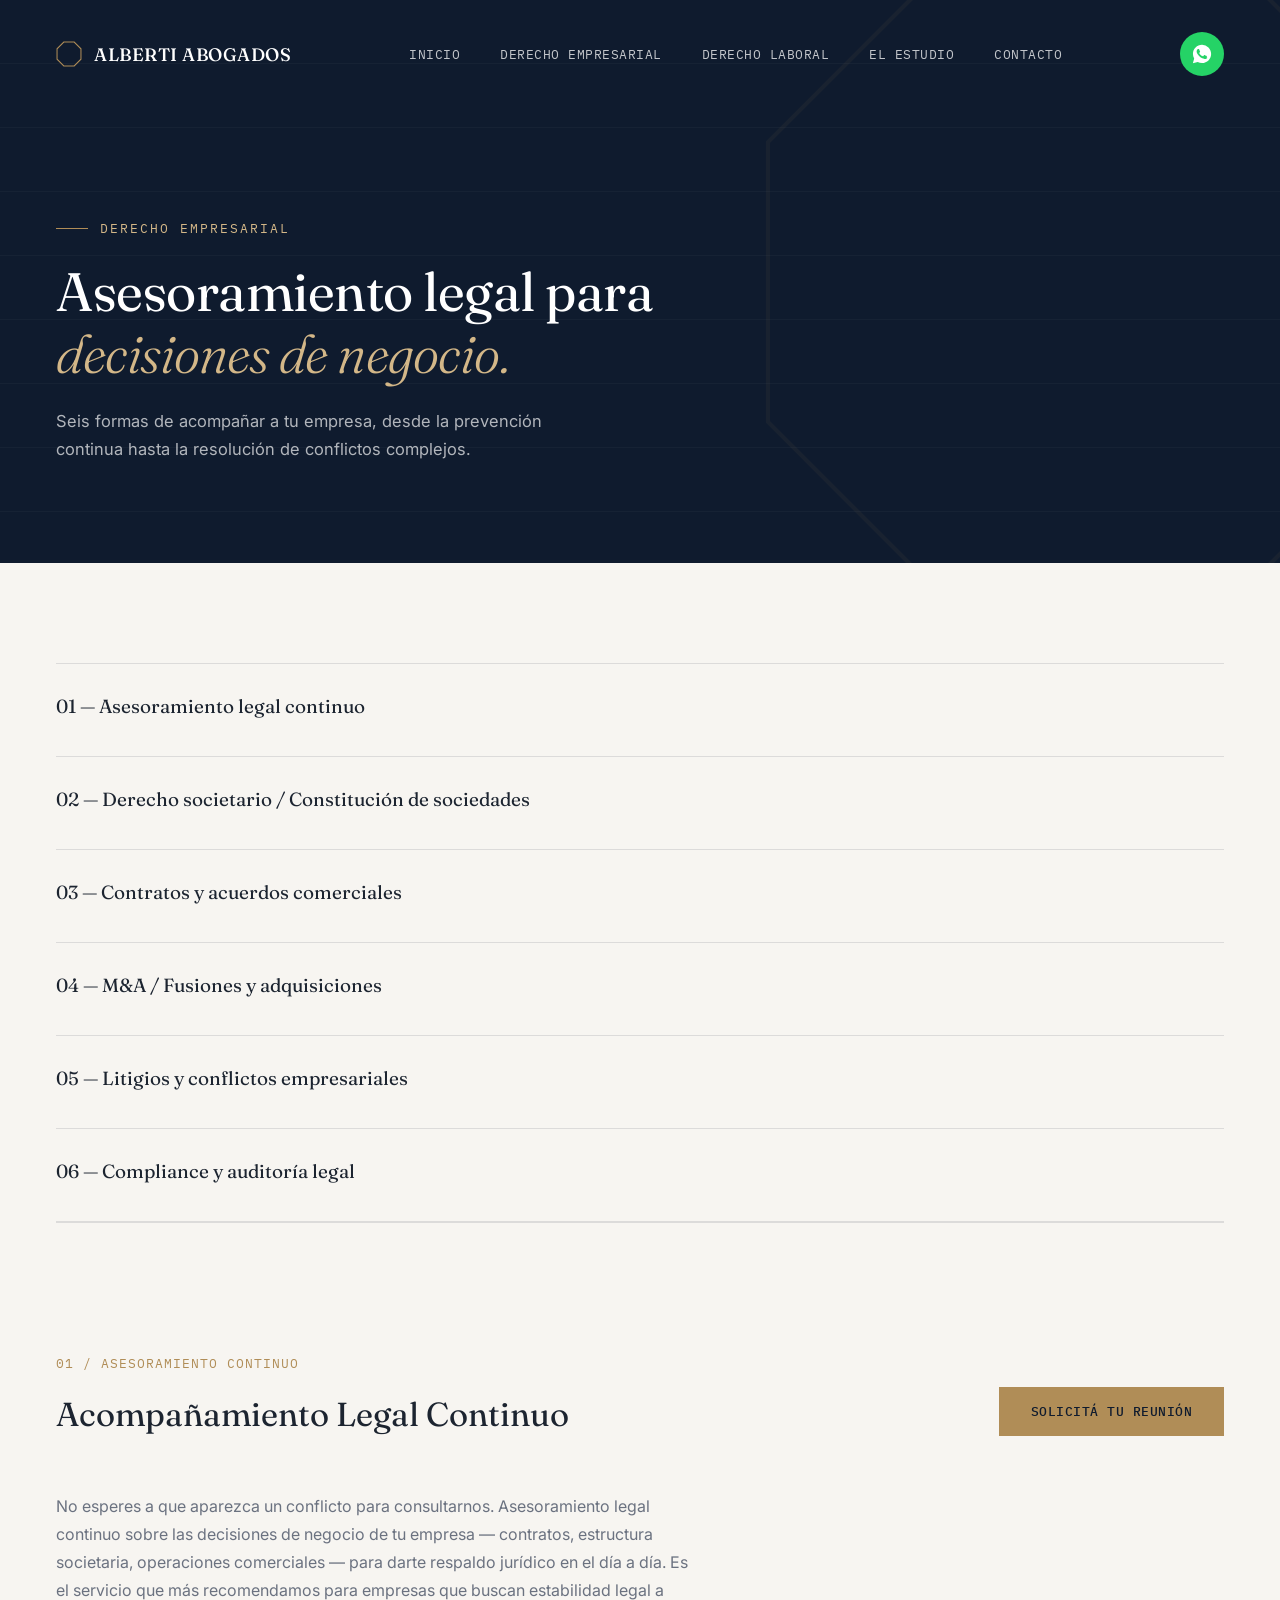
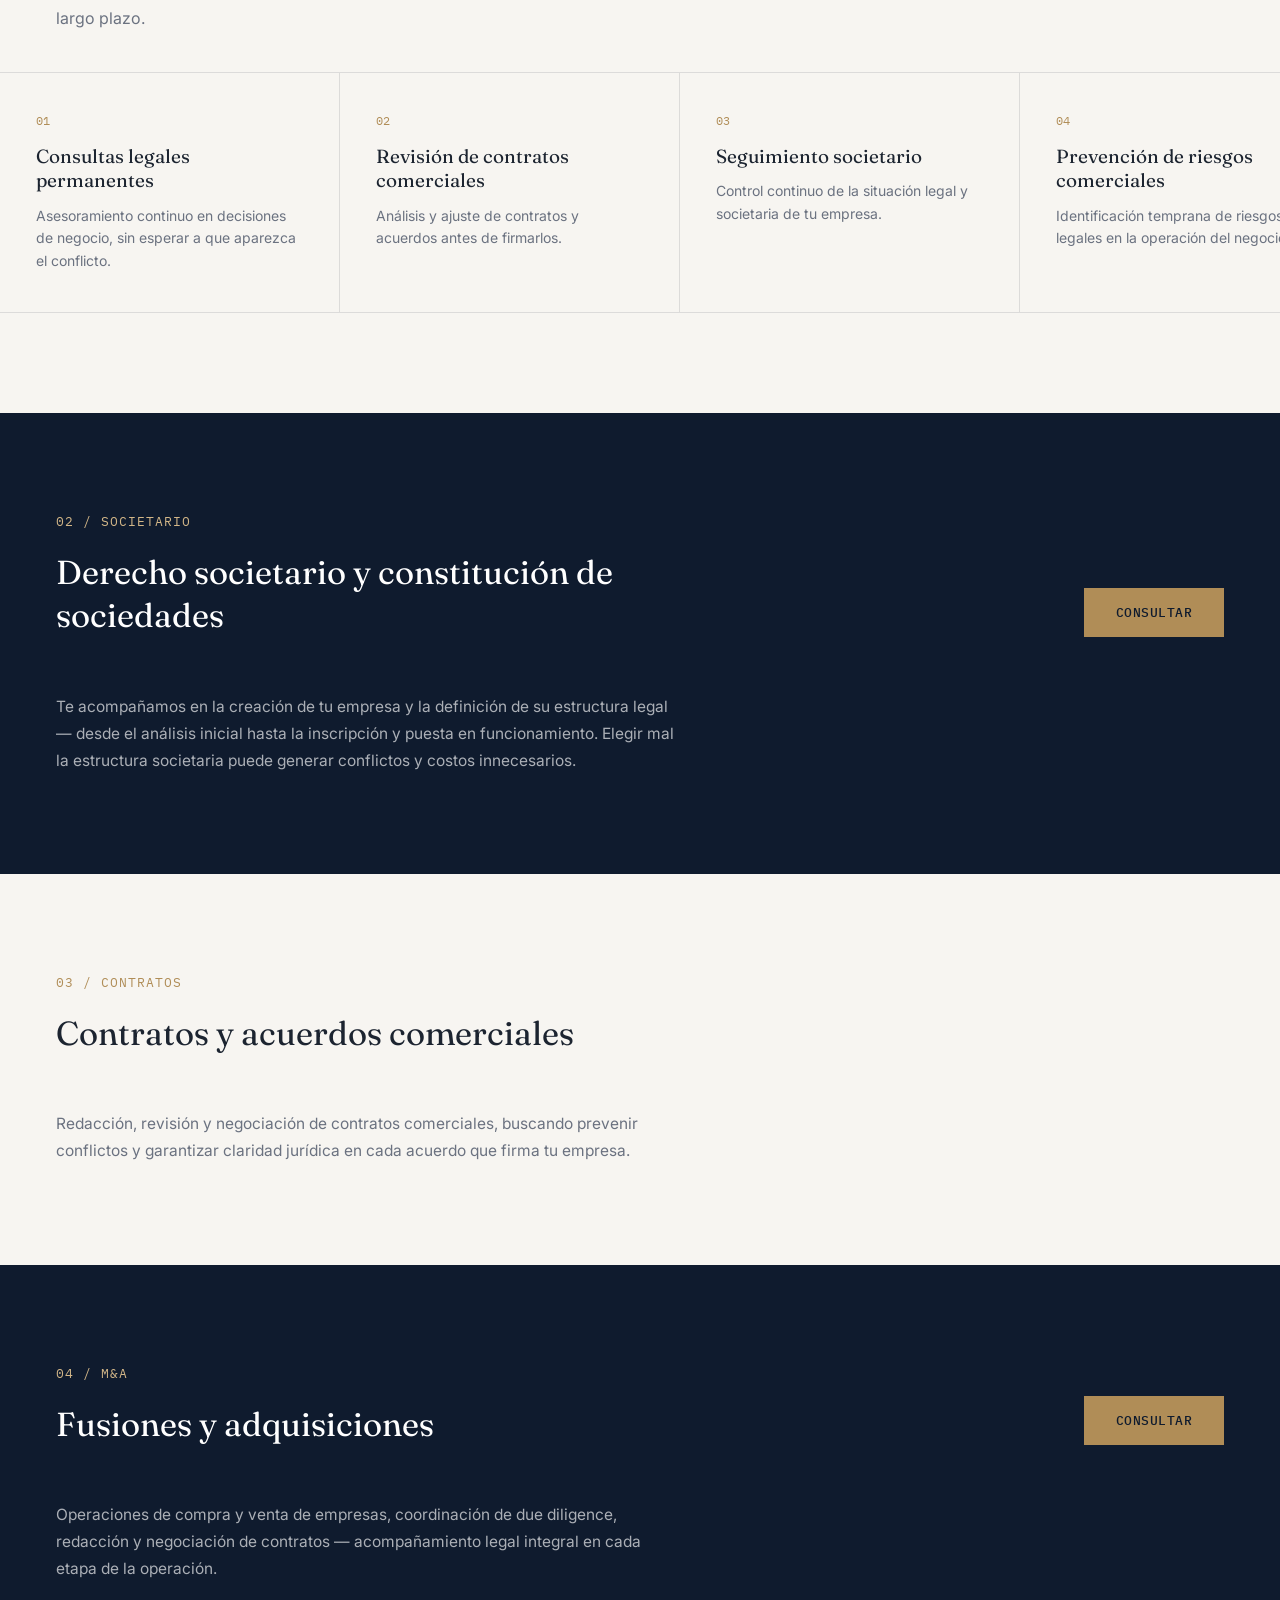
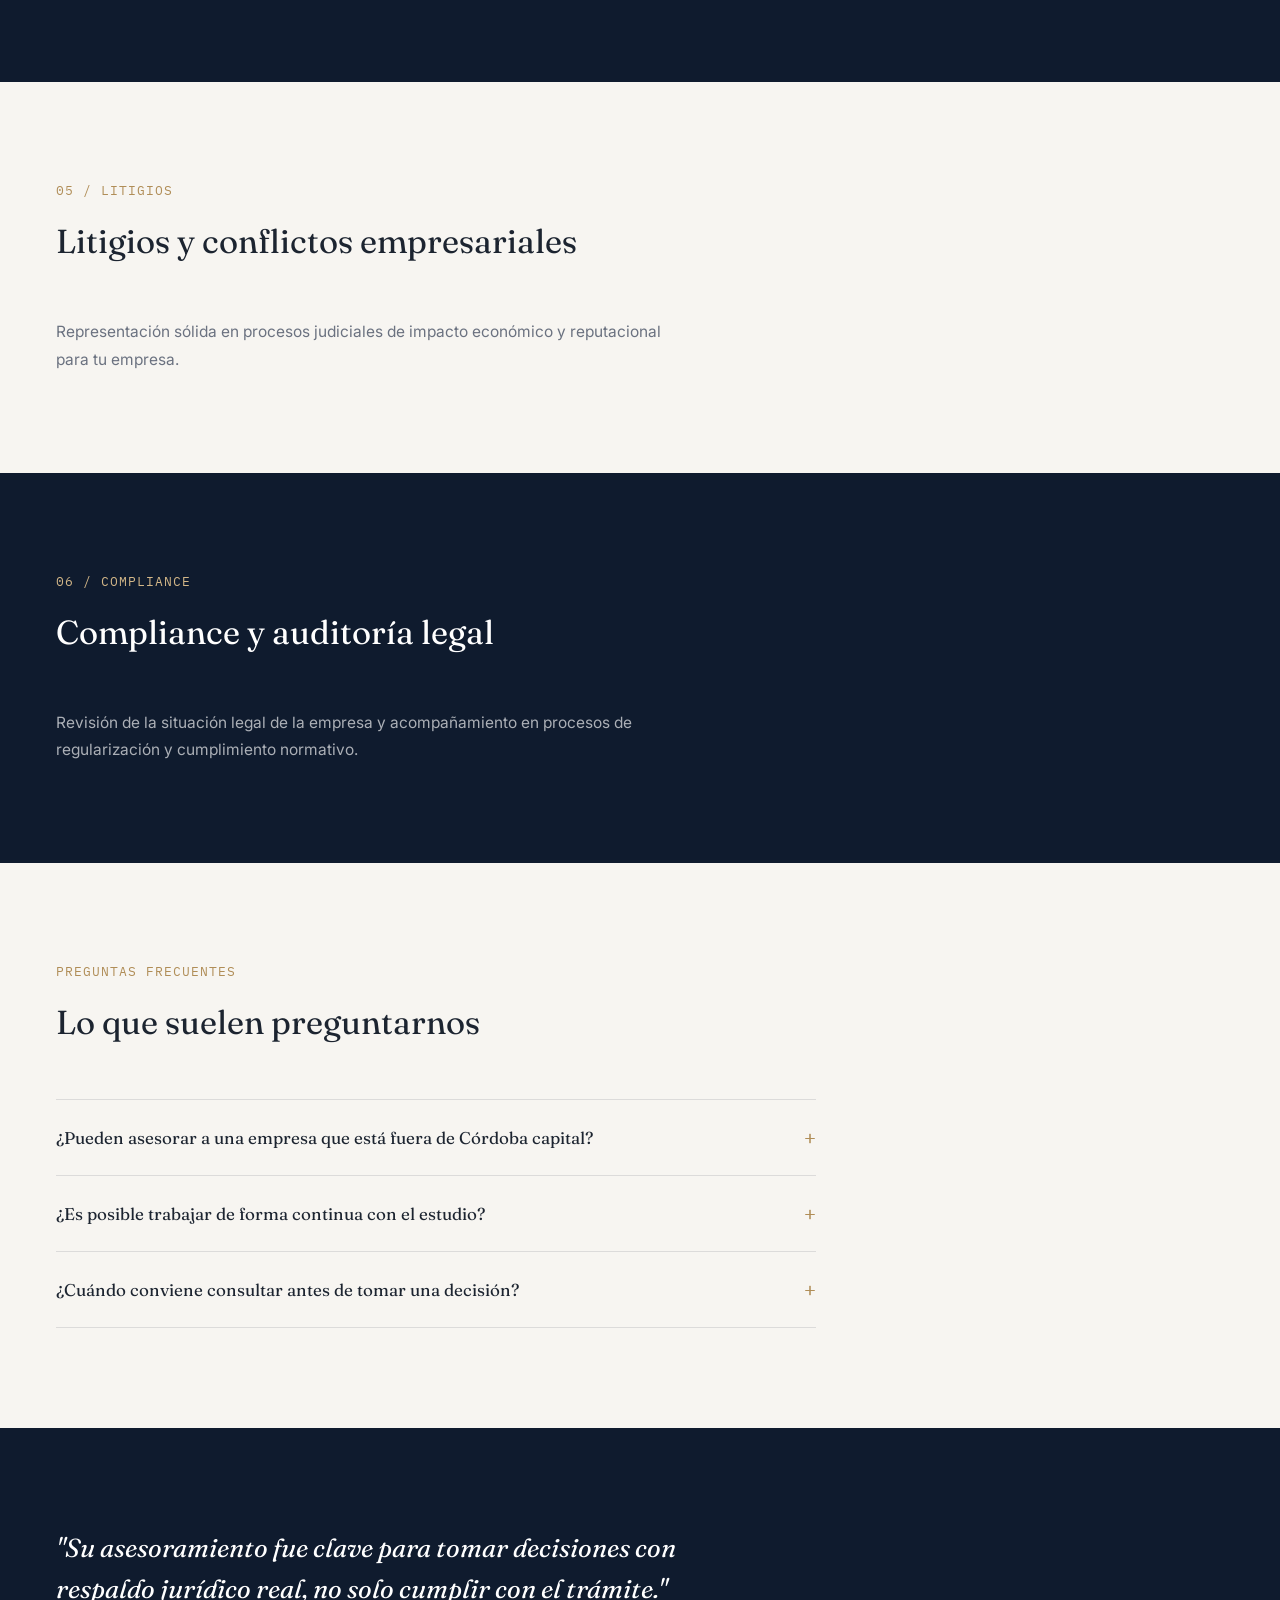
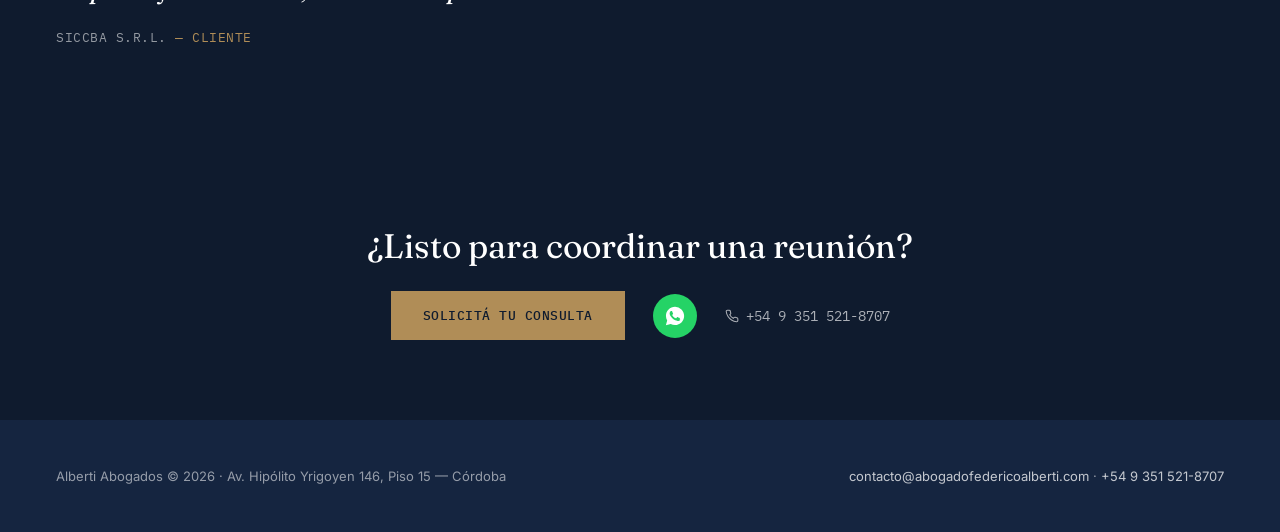
<file: derecho-empresarial.html>
<!DOCTYPE html>
<html lang="es">
<head>
<link rel="icon" type="image/svg+xml" href="favicon.svg">
<link rel="icon" type="image/x-icon" href="favicon.ico">
<link rel="apple-touch-icon" href="apple-touch-icon.png">
<meta charset="UTF-8">
<meta name="viewport" content="width=device-width, initial-scale=1.0">
<title>Derecho Empresarial — Alberti Abogados</title>
<link rel="preconnect" href="https://fonts.googleapis.com">
<link rel="preconnect" href="https://fonts.gstatic.com" crossorigin>
<link href="https://fonts.googleapis.com/css2?family=Fraunces:opsz,wght@9..144,300;9..144,400;9..144,500;9..144,600&family=Inter:wght@400;500;600&family=IBM+Plex+Mono:wght@400;500&display=swap" rel="stylesheet">
<link rel="stylesheet" href="styles.css">
  <!-- Google tag (gtag.js) -->
<script async src="https://www.googletagmanager.com/gtag/js?id=AW-18023367916"></script>
<script>
  window.dataLayer = window.dataLayer || [];
  function gtag(){dataLayer.push(arguments);}
  gtag('js', new Date());

  gtag('config', 'AW-18023367916');
</script>
  <script>
function gtag_report_conversion(url) {
  var callback = function () {
    if (typeof(url) != 'undefined') {
      window.location = url;
    }
  };
  gtag('event', 'conversion', {
      'send_to': 'AW-18023367916/lZuLCIzw4ZAcEOyJm5JD',
      'event_callback': callback
  });
  return false;
}
</script>
</head>
<body>

<nav>
  <a href="index.html" class="brand">
    <svg viewBox="0 0 100 100" fill="none" xmlns="http://www.w3.org/2000/svg">
      <polygon points="30,4 70,4 96,30 96,70 70,96 30,96 4,70 4,30" stroke="#B08D57" stroke-width="4"/>
    </svg>
    ALBERTI ABOGADOS
  </a>
  <div class="nav-links">
    <a href="index.html">Inicio</a>
    <a href="derecho-empresarial.html">Derecho Empresarial</a>
    <a href="derecho-laboral.html">Derecho Laboral</a>
    <a href="el-estudio.html">El Estudio</a>
    <a href="index.html#contacto">Contacto</a>
  </div>
  <div class="nav-overlay"></div>
  <button class="nav-toggle" aria-label="Abrir menú" aria-expanded="false">
    <span></span><span></span><span></span>
  </button>
  <a href="https://wa.me/5493515218707" class="nav-cta-icon" aria-label="Escribinos por WhatsApp">
    <svg viewBox="0 0 24 24"><path d="M12.04 2C6.58 2 2.13 6.45 2.13 11.91c0 1.75.46 3.45 1.32 4.95L2.05 22l5.25-1.38a9.9 9.9 0 0 0 4.74 1.21h.01c5.46 0 9.91-4.45 9.91-9.91 0-2.65-1.03-5.14-2.9-7.01A9.87 9.87 0 0 0 12.04 2zm5.78 14.02c-.24.68-1.19 1.25-1.95 1.41-.53.11-1.21.2-3.52-.75-2.95-1.22-4.85-4.19-5-4.39-.15-.2-1.19-1.58-1.19-3.02 0-1.44.75-2.14 1.02-2.43.24-.26.53-.33.7-.33.18 0 .35 0 .5.01.16.01.38-.06.59.45.24.58.81 2 .88 2.14.07.15.11.32.02.51-.09.19-.14.31-.28.48-.14.17-.29.37-.42.5-.14.14-.28.29-.13.56.16.28.7 1.16 1.5 1.88 1.04.93 1.91 1.22 2.19 1.36.28.14.44.12.6-.07.16-.19.68-.79.86-1.06.19-.28.37-.23.62-.14.26.09 1.63.77 1.91.91.28.14.47.21.53.33.07.12.07.7-.17 1.37z"/></svg>
  </a>
</nav>

<header class="page-header">
  <div class="page-header-lines"></div>
  <svg class="page-header-octagon" viewBox="0 0 100 100" fill="none" xmlns="http://www.w3.org/2000/svg">
    <polygon points="30,4 70,4 96,30 96,70 70,96 30,96 4,70 4,30" stroke="#B08D57" stroke-width="0.6"/>
  </svg>
  <div class="page-header-content">
    <div class="eyebrow">Derecho Empresarial</div>
    <h1 class="serif">Asesoramiento legal para <em>decisiones de negocio.</em></h1>
    <p>Seis formas de acompañar a tu empresa, desde la prevención continua hasta la resolución de conflictos complejos.</p>
  </div>
</header>

<section class="section section-light" style="padding-bottom:32px;">
  <div class="plain-list" style="border-bottom:1px solid var(--line-dark);">
    <a href="#asesoramiento" class="plain-row" style="text-decoration:none; color:inherit;"><div><h4 class="serif">01 — Asesoramiento legal continuo</h4></div></a>
    <a href="#societario" class="plain-row" style="text-decoration:none; color:inherit;"><div><h4 class="serif">02 — Derecho societario / Constitución de sociedades</h4></div></a>
    <a href="#contratos" class="plain-row" style="text-decoration:none; color:inherit;"><div><h4 class="serif">03 — Contratos y acuerdos comerciales</h4></div></a>
    <a href="#ma" class="plain-row" style="text-decoration:none; color:inherit;"><div><h4 class="serif">04 — M&amp;A / Fusiones y adquisiciones</h4></div></a>
    <a href="#litigios" class="plain-row" style="text-decoration:none; color:inherit;"><div><h4 class="serif">05 — Litigios y conflictos empresariales</h4></div></a>
    <a href="#compliance" class="plain-row" style="text-decoration:none; color:inherit;"><div><h4 class="serif">06 — Compliance y auditoría legal</h4></div></a>
  </div>
</section>

<section class="section section-light" id="asesoramiento" style="padding-left:0; padding-right:0;">
  <div style="padding:0 56px;">
    <div class="section-head">
      <div>
        <div class="sec-eyebrow">01 / ASESORAMIENTO CONTINUO</div>
        <div class="section-title serif">Acompañamiento Legal Continuo</div>
      </div>
      <a href="https://wa.me/5493515218707?text=Hola%2C%20quiero%20información%20sobre%20el%20servicio%20de%20asesoramiento%20laboral%20permanente%20para%20mi%20empresa" class="btn-primary">Solicitá tu reunión</a>
    </div>
    <p style="max-width:640px; color:var(--grey); font-size:16px; line-height:1.75; margin-bottom:40px;">
      No esperes a que aparezca un conflicto para consultarnos. Asesoramiento legal continuo sobre las decisiones
      de negocio de tu empresa — contratos, estructura societaria, operaciones comerciales — para darte respaldo
      jurídico en el día a día. Es el servicio que más recomendamos para empresas que buscan estabilidad legal a
      largo plazo.
    </p>
  </div>
  <div class="marquee-wrap">
    <div class="marquee-track">
      <div class="svc-card"><span class="svc-index">01</span><h3 class="serif">Consultas legales permanentes</h3><p>Asesoramiento continuo en decisiones de negocio, sin esperar a que aparezca el conflicto.</p></div>
      <div class="svc-card"><span class="svc-index">02</span><h3 class="serif">Revisión de contratos comerciales</h3><p>Análisis y ajuste de contratos y acuerdos antes de firmarlos.</p></div>
      <div class="svc-card"><span class="svc-index">03</span><h3 class="serif">Seguimiento societario</h3><p>Control continuo de la situación legal y societaria de tu empresa.</p></div>
      <div class="svc-card"><span class="svc-index">04</span><h3 class="serif">Prevención de riesgos comerciales</h3><p>Identificación temprana de riesgos legales en la operación del negocio.</p></div>
      <div class="svc-card"><span class="svc-index">05</span><h3 class="serif">Respaldo en decisiones estratégicas</h3><p>Acompañamiento legal en expansión, inversión o reestructuración.</p></div>
      <div class="svc-card"><span class="svc-index">01</span><h3 class="serif">Consultas legales permanentes</h3><p>Asesoramiento continuo en decisiones de negocio, sin esperar a que aparezca el conflicto.</p></div>
      <div class="svc-card"><span class="svc-index">02</span><h3 class="serif">Revisión de contratos comerciales</h3><p>Análisis y ajuste de contratos y acuerdos antes de firmarlos.</p></div>
      <div class="svc-card"><span class="svc-index">03</span><h3 class="serif">Seguimiento societario</h3><p>Control continuo de la situación legal y societaria de tu empresa.</p></div>
      <div class="svc-card"><span class="svc-index">04</span><h3 class="serif">Prevención de riesgos comerciales</h3><p>Identificación temprana de riesgos legales en la operación del negocio.</p></div>
      <div class="svc-card"><span class="svc-index">05</span><h3 class="serif">Respaldo en decisiones estratégicas</h3><p>Acompañamiento legal en expansión, inversión o reestructuración.</p></div>
    </div>
  </div>
</section>

<section class="section section-navy" id="societario">
  <div class="section-head">
    <div>
      <div class="sec-eyebrow on-navy">02 / SOCIETARIO</div>
      <div class="section-title serif" style="color:#fff;">Derecho societario y constitución de sociedades</div>
    </div>
    <a href="https://wa.me/5493515218707?text=Hola%2C%20quiero%20información%20sobre%20constitución%20de%20sociedades" class="btn-primary">Consultar</a>
  </div>
  <p style="max-width:620px; color:rgba(255,255,255,0.65); font-size:15.5px; line-height:1.75;">
    Te acompañamos en la creación de tu empresa y la definición de su estructura legal — desde el análisis inicial
    hasta la inscripción y puesta en funcionamiento. Elegir mal la estructura societaria puede generar
    conflictos y costos innecesarios.
  </p>
</section>

<section class="section section-light" id="contratos">
  <div class="section-head">
    <div>
      <div class="sec-eyebrow">03 / CONTRATOS</div>
      <div class="section-title serif">Contratos y acuerdos comerciales</div>
    </div>
  </div>
  <p style="max-width:620px; color:var(--grey); font-size:15.5px; line-height:1.75;">
    Redacción, revisión y negociación de contratos comerciales, buscando prevenir conflictos y garantizar
    claridad jurídica en cada acuerdo que firma tu empresa.
  </p>
</section>

<section class="section section-navy" id="ma">
  <div class="section-head">
    <div>
      <div class="sec-eyebrow on-navy">04 / M&amp;A</div>
      <div class="section-title serif" style="color:#fff;">Fusiones y adquisiciones</div>
    </div>
    <a href="https://wa.me/5493515218707?text=Hola%2C%20quiero%20información%20sobre%20compra%20y%20venta%20de%20empresas" class="btn-primary">Consultar</a>
  </div>
  <p style="max-width:620px; color:rgba(255,255,255,0.65); font-size:15.5px; line-height:1.75;">
    Operaciones de compra y venta de empresas, coordinación de due diligence, redacción y negociación de
    contratos — acompañamiento legal integral en cada etapa de la operación.
  </p>
</section>

<section class="section section-light" id="litigios">
  <div class="section-head">
    <div>
      <div class="sec-eyebrow">05 / LITIGIOS</div>
      <div class="section-title serif">Litigios y conflictos empresariales</div>
    </div>
  </div>
  <p style="max-width:620px; color:var(--grey); font-size:15.5px; line-height:1.75;">
    Representación sólida en procesos judiciales de impacto económico y reputacional para tu empresa.
  </p>
</section>

<section class="section section-navy" id="compliance">
  <div class="section-head">
    <div>
      <div class="sec-eyebrow on-navy">06 / COMPLIANCE</div>
      <div class="section-title serif" style="color:#fff;">Compliance y auditoría legal</div>
    </div>
  </div>
  <p style="max-width:620px; color:rgba(255,255,255,0.65); font-size:15.5px; line-height:1.75;">
    Revisión de la situación legal de la empresa y acompañamiento en procesos de regularización y
    cumplimiento normativo.
  </p>
</section>

<section class="section section-light">
  <div class="section-head">
    <div>
      <div class="sec-eyebrow">PREGUNTAS FRECUENTES</div>
      <div class="section-title serif">Lo que suelen preguntarnos</div>
    </div>
  </div>
  <div class="faq-list">
    <details class="faq-item">
      <summary>¿Pueden asesorar a una empresa que está fuera de Córdoba capital?</summary>
      <p>Sí. Actualmente los expedientes judiciales son digitales, lo que permite trabajar con empresas en distintas ciudades de la provincia y en otras jurisdicciones sin inconvenientes operativos.</p>
    </details>
    <details class="faq-item">
      <summary>¿Es posible trabajar de forma continua con el estudio?</summary>
      <p>Sí, tenemos abonos y planes de asesoramiento continuo adaptados a las necesidades de cada empresa.</p>
    </details>
    <details class="faq-item">
      <summary>¿Cuándo conviene consultar antes de tomar una decisión?</summary>
      <p>Siempre que la decisión pueda generar un riesgo legal — despidos, contratos, sanciones o negociaciones. Anticiparse reduce riesgos y evita reclamos futuros.</p>
    </details>
  </div>
</section>

<section class="section section-navy">
  <div class="quote-block">
    <blockquote style="color:#fff;">"Su asesoramiento fue clave para tomar decisiones con respaldo jurídico real, no solo cumplir con el trámite."</blockquote>
    <div class="quote-attr" style="color:rgba(255,255,255,0.55);">SICCBA S.R.L. <span>— Cliente</span></div>
  </div>
</section>

<section class="cta-band">
  <h2 class="serif">¿Listo para coordinar una reunión?</h2>
  <div class="cta-row">
    <a href="https://wa.me/5493515218707" class="btn-primary" onclick="return gtag_report_conversion('https://wa.me/5493515218707');">Solicitá tu consulta</a>
    <a href="https://wa.me/5493515218707" class="nav-cta-icon" aria-label="Escribinos por WhatsApp">
      <svg viewBox="0 0 24 24"><path d="M12.04 2C6.58 2 2.13 6.45 2.13 11.91c0 1.75.46 3.45 1.32 4.95L2.05 22l5.25-1.38a9.9 9.9 0 0 0 4.74 1.21h.01c5.46 0 9.91-4.45 9.91-9.91 0-2.65-1.03-5.14-2.9-7.01A9.87 9.87 0 0 0 12.04 2zm5.78 14.02c-.24.68-1.19 1.25-1.95 1.41-.53.11-1.21.2-3.52-.75-2.95-1.22-4.85-4.19-5-4.39-.15-.2-1.19-1.58-1.19-3.02 0-1.44.75-2.14 1.02-2.43.24-.26.53-.33.7-.33.18 0 .35 0 .5.01.16.01.38-.06.59.45.24.58.81 2 .88 2.14.07.15.11.32.02.51-.09.19-.14.31-.28.48-.14.17-.29.37-.42.5-.14.14-.28.29-.13.56.16.28.7 1.16 1.5 1.88 1.04.93 1.91 1.22 2.19 1.36.28.14.44.12.6-.07.16-.19.68-.79.86-1.06.19-.28.37-.23.62-.14.26.09 1.63.77 1.91.91.28.14.47.21.53.33.07.12.07.7-.17 1.37z"/></svg>
    </a>
    <a href="tel:+5493515218707" class="link-call">
      <svg viewBox="0 0 24 24" fill="none" stroke="currentColor" stroke-width="1.8"><path d="M22 16.92v3a2 2 0 0 1-2.18 2 19.79 19.79 0 0 1-8.63-3.07 19.5 19.5 0 0 1-6-6 19.79 19.79 0 0 1-3.07-8.67A2 2 0 0 1 4.11 2h3a2 2 0 0 1 2 1.72c.127.96.361 1.903.7 2.81a2 2 0 0 1-.45 2.11L8.09 9.91a16 16 0 0 0 6 6l1.27-1.27a2 2 0 0 1 2.11-.45c.907.339 1.85.573 2.81.7A2 2 0 0 1 22 16.92z"/></svg>
      +54 9 351 521-8707
    </a>
  </div>
</section>

<footer>
  <div class="footer-row">
    <div>Alberti Abogados © 2026 · Av. Hipólito Yrigoyen 146, Piso 15 — Córdoba</div>
    <div><a href="mailto:contacto@abogadofedericoalberti.com">contacto@abogadofedericoalberti.com</a> · <a href="tel:+5493515218707">+54 9 351 521-8707</a></div>
  </div>
</footer>

<script src="nav.js" defer></script>
</body>
</html>
</file>
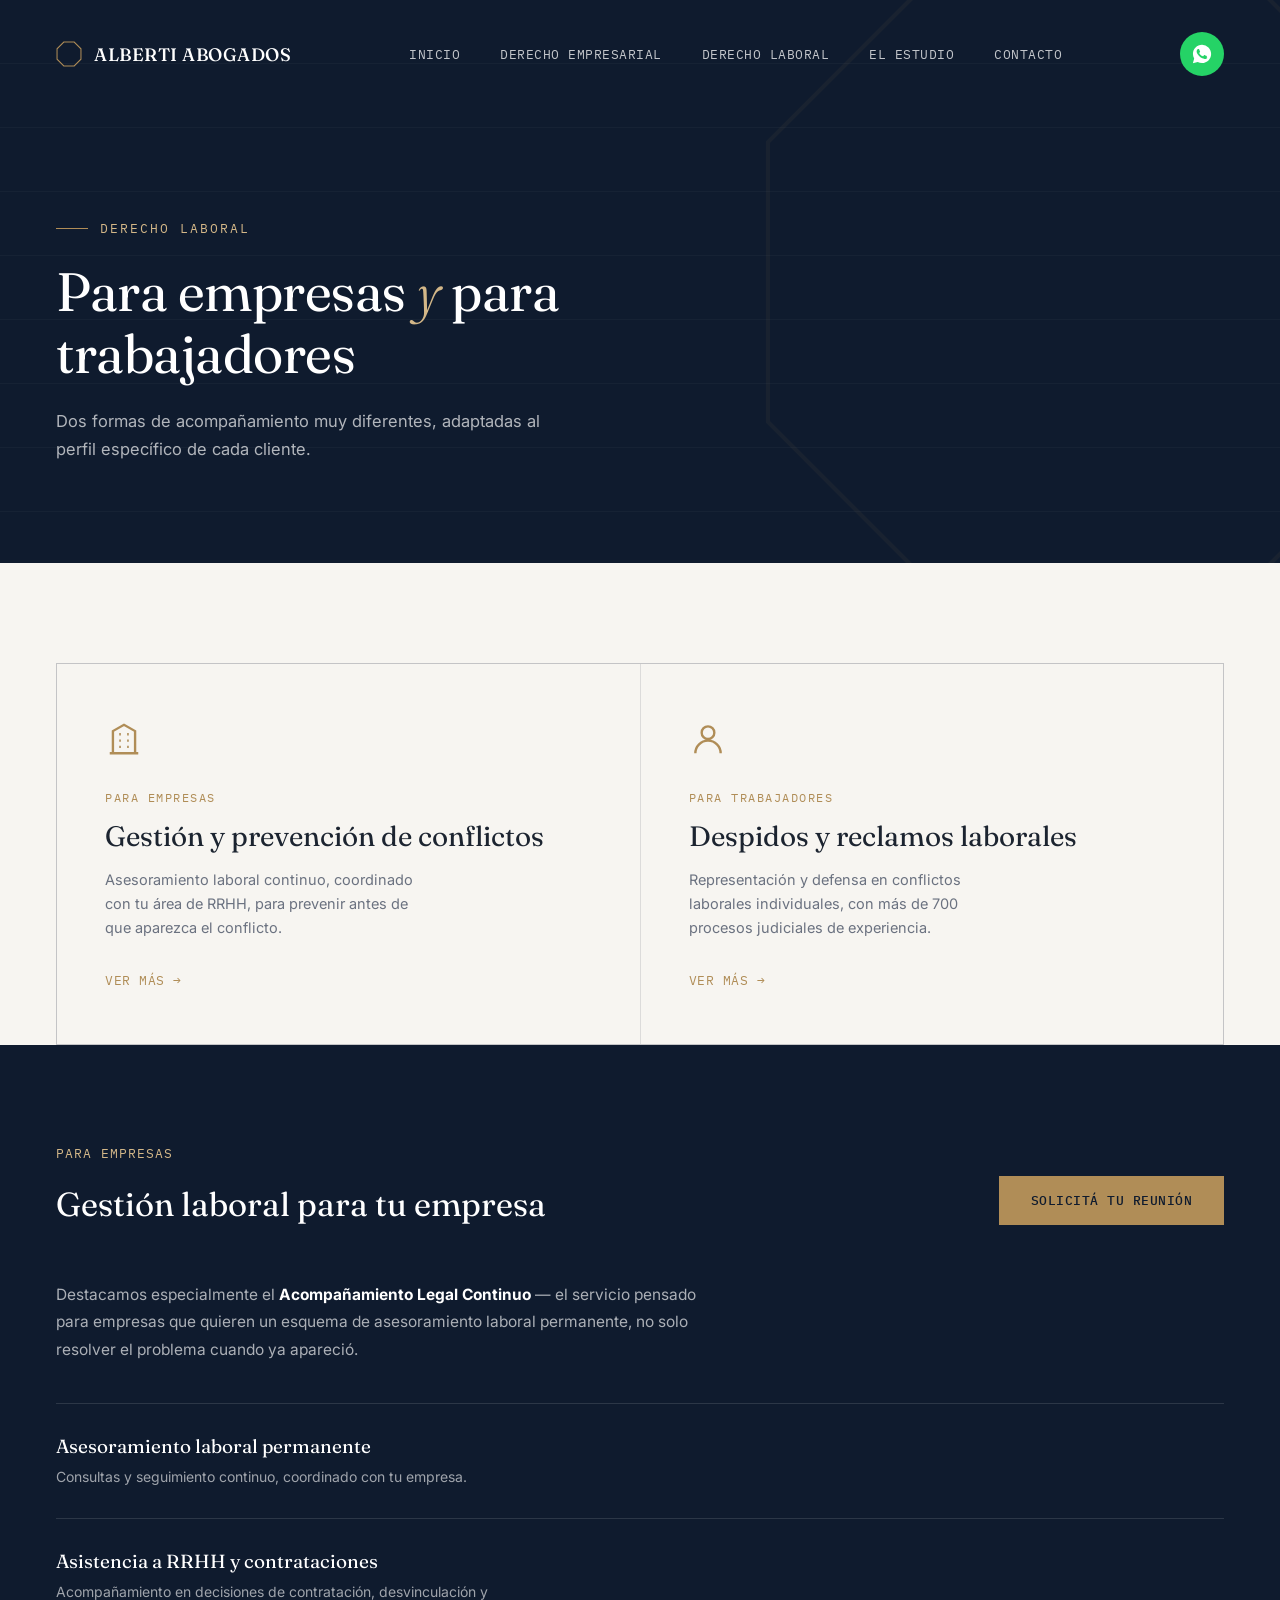
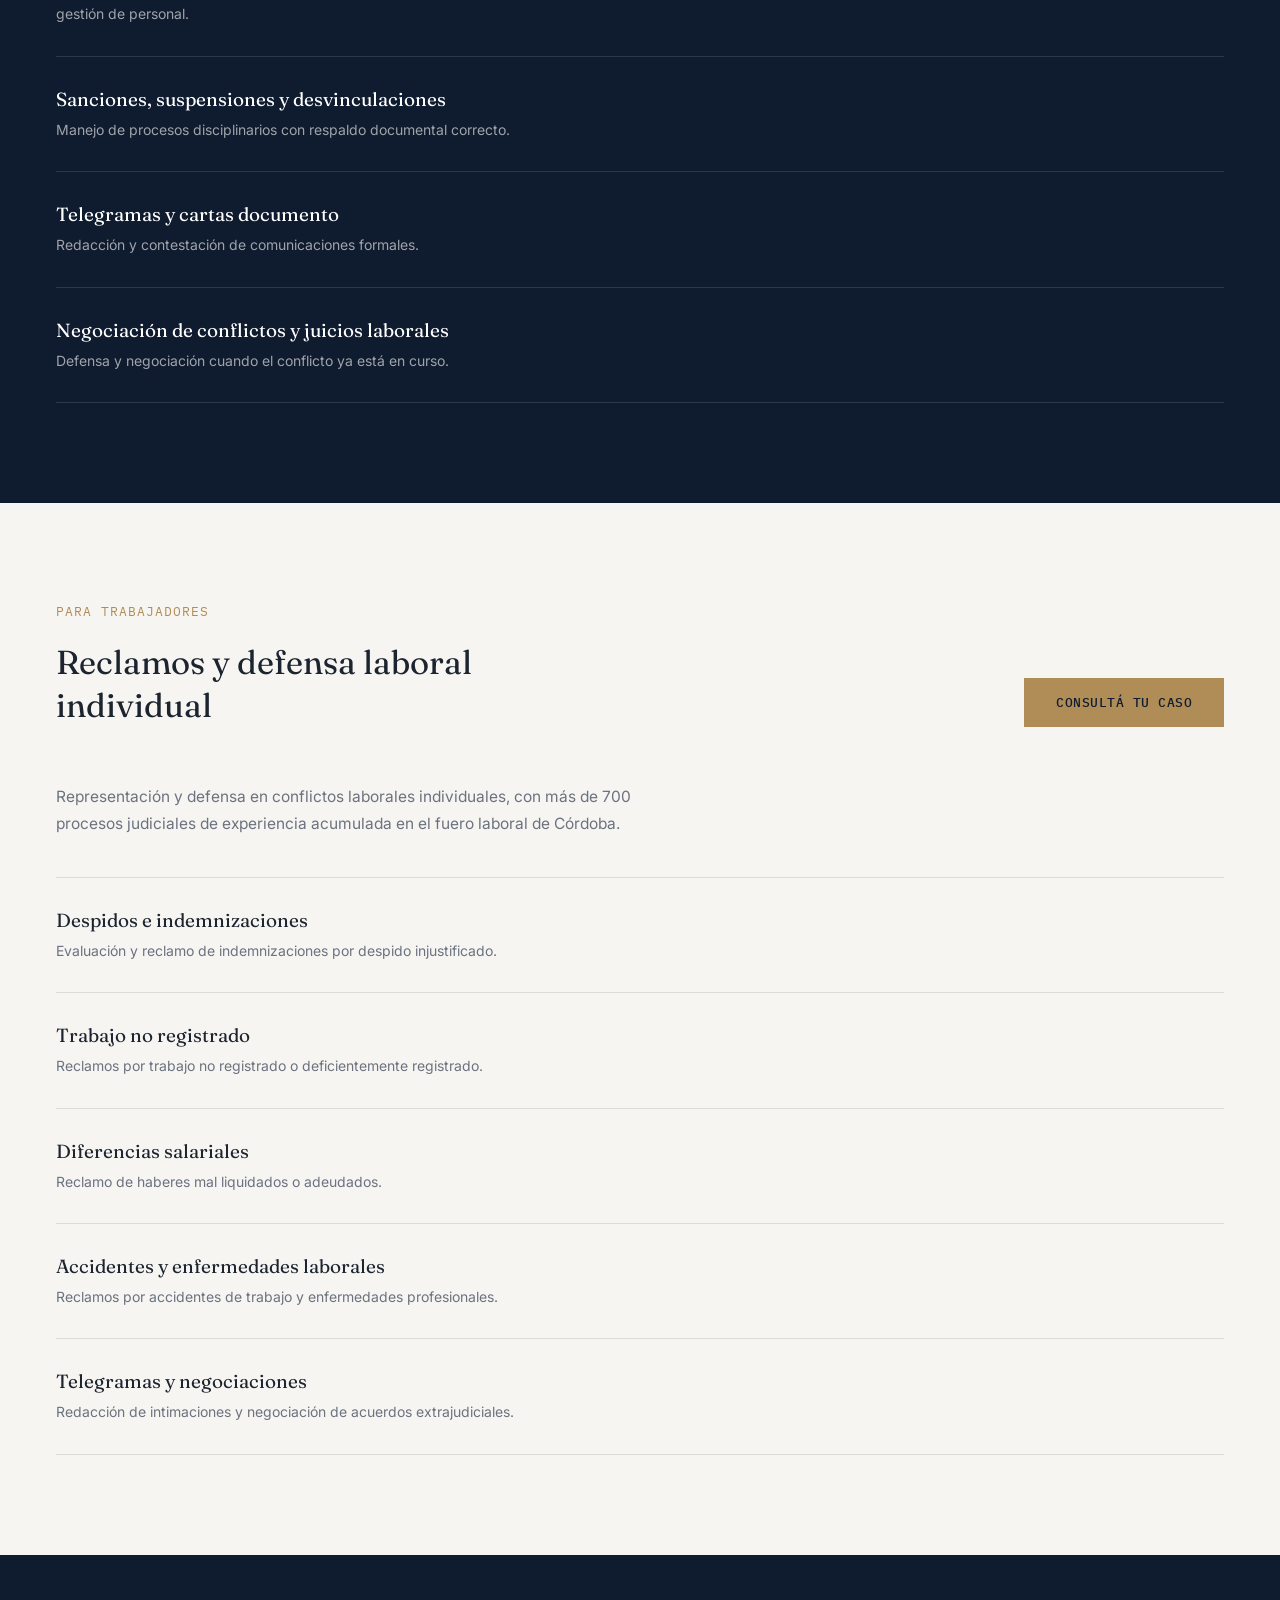
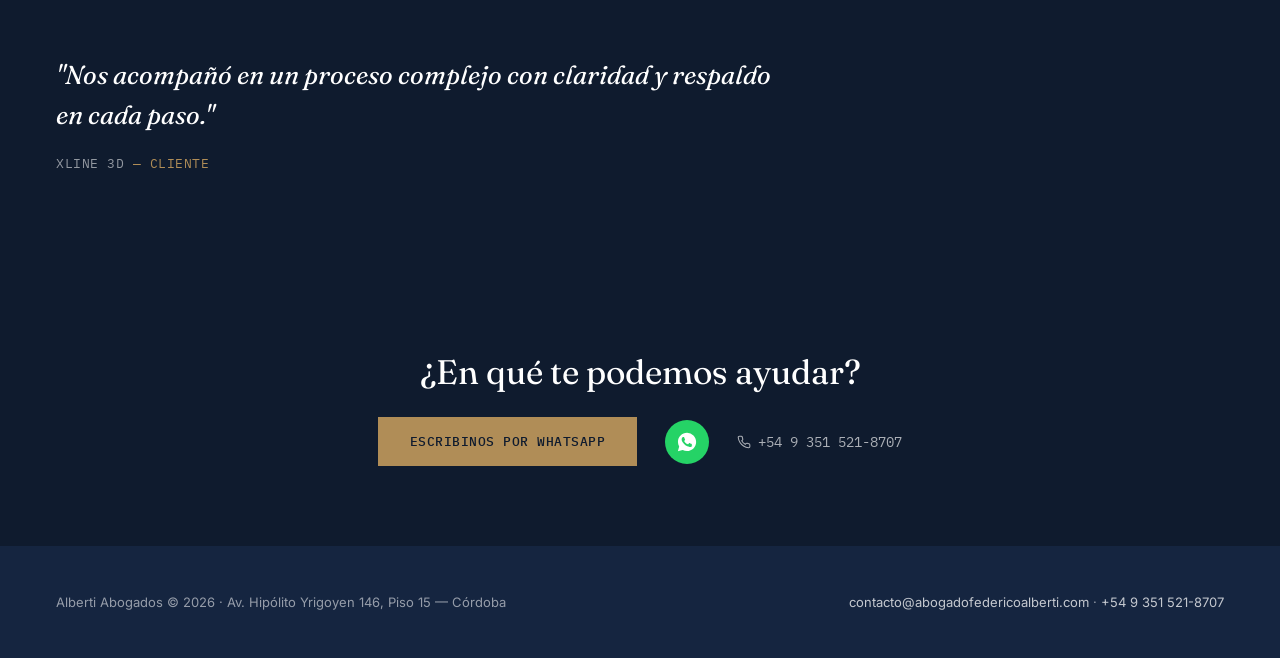
<file: derecho-laboral.html>
<!DOCTYPE html>
<html lang="es">
<head>
<link rel="icon" type="image/svg+xml" href="favicon.svg">
<link rel="icon" type="image/x-icon" href="favicon.ico">
<link rel="apple-touch-icon" href="apple-touch-icon.png">
<meta charset="UTF-8">
<meta name="viewport" content="width=device-width, initial-scale=1.0">
<title>Derecho Laboral — Alberti Abogados</title>
<link rel="preconnect" href="https://fonts.googleapis.com">
<link rel="preconnect" href="https://fonts.gstatic.com" crossorigin>
<link href="https://fonts.googleapis.com/css2?family=Fraunces:opsz,wght@9..144,300;9..144,400;9..144,500;9..144,600&family=Inter:wght@400;500;600&family=IBM+Plex+Mono:wght@400;500&display=swap" rel="stylesheet">
<link rel="stylesheet" href="styles.css">
  <!-- Google tag (gtag.js) -->
<script async src="https://www.googletagmanager.com/gtag/js?id=AW-18023367916"></script>
<script>
  window.dataLayer = window.dataLayer || [];
  function gtag(){dataLayer.push(arguments);}
  gtag('js', new Date());

  gtag('config', 'AW-18023367916');
</script>
</head>
<body>

<nav>
  <a href="index.html" class="brand">
    <svg viewBox="0 0 100 100" fill="none" xmlns="http://www.w3.org/2000/svg">
      <polygon points="30,4 70,4 96,30 96,70 70,96 30,96 4,70 4,30" stroke="#B08D57" stroke-width="4"/>
    </svg>
    ALBERTI ABOGADOS
  </a>
  <div class="nav-links">
    <a href="index.html">Inicio</a>
    <a href="derecho-empresarial.html">Derecho Empresarial</a>
    <a href="derecho-laboral.html">Derecho Laboral</a>
    <a href="el-estudio.html">El Estudio</a>
    <a href="index.html#contacto">Contacto</a>
  </div>
  <div class="nav-overlay"></div>
  <button class="nav-toggle" aria-label="Abrir menú" aria-expanded="false">
    <span></span><span></span><span></span>
  </button>
  <a href="https://wa.me/5493515218707" class="nav-cta-icon" aria-label="Escribinos por WhatsApp">
    <svg viewBox="0 0 24 24"><path d="M12.04 2C6.58 2 2.13 6.45 2.13 11.91c0 1.75.46 3.45 1.32 4.95L2.05 22l5.25-1.38a9.9 9.9 0 0 0 4.74 1.21h.01c5.46 0 9.91-4.45 9.91-9.91 0-2.65-1.03-5.14-2.9-7.01A9.87 9.87 0 0 0 12.04 2zm5.78 14.02c-.24.68-1.19 1.25-1.95 1.41-.53.11-1.21.2-3.52-.75-2.95-1.22-4.85-4.19-5-4.39-.15-.2-1.19-1.58-1.19-3.02 0-1.44.75-2.14 1.02-2.43.24-.26.53-.33.7-.33.18 0 .35 0 .5.01.16.01.38-.06.59.45.24.58.81 2 .88 2.14.07.15.11.32.02.51-.09.19-.14.31-.28.48-.14.17-.29.37-.42.5-.14.14-.28.29-.13.56.16.28.7 1.16 1.5 1.88 1.04.93 1.91 1.22 2.19 1.36.28.14.44.12.6-.07.16-.19.68-.79.86-1.06.19-.28.37-.23.62-.14.26.09 1.63.77 1.91.91.28.14.47.21.53.33.07.12.07.7-.17 1.37z"/></svg>
  </a>
</nav>

<header class="page-header">
  <div class="page-header-lines"></div>
  <svg class="page-header-octagon" viewBox="0 0 100 100" fill="none" xmlns="http://www.w3.org/2000/svg">
    <polygon points="30,4 70,4 96,30 96,70 70,96 30,96 4,70 4,30" stroke="#B08D57" stroke-width="0.6"/>
  </svg>
  <div class="page-header-content">
    <div class="eyebrow">Derecho Laboral</div>
    <h1 class="serif">Para empresas <em>y</em> para trabajadores</h1>
    <p>Dos formas de acompañamiento muy diferentes, adaptadas al perfil específico de cada cliente.</p>
  </div>
</header>

<section class="section section-light" style="padding-bottom:0;">
  <div class="choice-split">
    <a href="#empresas" class="choice-card">
      <div>
        <svg class="choice-icon" viewBox="0 0 24 24" fill="none" stroke="currentColor" stroke-width="1.5">
          <path d="M3 21h18M5 21V7l7-4 7 4v14M9 9h1M9 13h1M9 17h1M14 9h1M14 13h1M14 17h1"/>
        </svg>
        <div class="choice-eyebrow">Para empresas</div>
        <h3 class="serif">Gestión y prevención de conflictos</h3>
        <p>Asesoramiento laboral continuo, coordinado con tu área de RRHH, para prevenir antes de que aparezca el conflicto.</p>
      </div>
      <div class="choice-go">Ver más →</div>
    </a>
    <a href="#trabajadores" class="choice-card">
      <div>
        <svg class="choice-icon" viewBox="0 0 24 24" fill="none" stroke="currentColor" stroke-width="1.5">
          <circle cx="12" cy="8" r="4"/><path d="M4 21c0-4.4 3.6-8 8-8s8 3.6 8 8"/>
        </svg>
        <div class="choice-eyebrow">Para trabajadores</div>
        <h3 class="serif">Despidos y reclamos laborales</h3>
        <p>Representación y defensa en conflictos laborales individuales, con más de 700 procesos judiciales de experiencia.</p>
      </div>
      <div class="choice-go">Ver más →</div>
    </a>
  </div>
</section>

<section class="section section-navy" id="empresas">
  <div class="section-head">
    <div>
      <div class="sec-eyebrow on-navy">PARA EMPRESAS</div>
      <div class="section-title serif" style="color:#fff;">Gestión laboral para tu empresa</div>
    </div>
    <a href="https://wa.me/5493515218707?text=Hola%2C%20quiero%20información%20sobre%20el%20servicio%20de%20asesoramiento%20laboral%20permanente%20para%20mi%20empresa" class="btn-primary">Solicitá tu reunión</a>
  </div>
  <p style="max-width:640px; color:rgba(255,255,255,0.65); font-size:15.5px; line-height:1.75; margin-bottom:40px;">
    Destacamos especialmente el <strong style="color:#fff;">Acompañamiento Legal Continuo</strong> — el servicio
    pensado para empresas que quieren un esquema de asesoramiento laboral permanente, no solo resolver el
    problema cuando ya apareció.
  </p>
  <div class="plain-list" style="border-top-color:var(--line);">
    <div class="plain-row" style="border-bottom-color:var(--line);"><div><h4 class="serif" style="color:#fff;">Asesoramiento laboral permanente</h4><p style="color:rgba(255,255,255,0.6);">Consultas y seguimiento continuo, coordinado con tu empresa.</p></div></div>
    <div class="plain-row" style="border-bottom-color:var(--line);"><div><h4 class="serif" style="color:#fff;">Asistencia a RRHH y contrataciones</h4><p style="color:rgba(255,255,255,0.6);">Acompañamiento en decisiones de contratación, desvinculación y gestión de personal.</p></div></div>
    <div class="plain-row" style="border-bottom-color:var(--line);"><div><h4 class="serif" style="color:#fff;">Sanciones, suspensiones y desvinculaciones</h4><p style="color:rgba(255,255,255,0.6);">Manejo de procesos disciplinarios con respaldo documental correcto.</p></div></div>
    <div class="plain-row" style="border-bottom-color:var(--line);"><div><h4 class="serif" style="color:#fff;">Telegramas y cartas documento</h4><p style="color:rgba(255,255,255,0.6);">Redacción y contestación de comunicaciones formales.</p></div></div>
    <div class="plain-row" style="border-bottom-color:var(--line);"><div><h4 class="serif" style="color:#fff;">Negociación de conflictos y juicios laborales</h4><p style="color:rgba(255,255,255,0.6);">Defensa y negociación cuando el conflicto ya está en curso.</p></div></div>
  </div>
</section>

<section class="section section-light" id="trabajadores">
  <div class="section-head">
    <div>
      <div class="sec-eyebrow">PARA TRABAJADORES</div>
      <div class="section-title serif">Reclamos y defensa laboral individual</div>
    </div>
    <a href="https://wa.me/5493515218707" class="btn-primary">Consultá tu caso</a>
  </div>
  <p style="max-width:640px; color:var(--grey); font-size:15.5px; line-height:1.75; margin-bottom:40px;">
    Representación y defensa en conflictos laborales individuales, con más de 700 procesos judiciales de
    experiencia acumulada en el fuero laboral de Córdoba.
  </p>
  <div class="plain-list">
    <div class="plain-row"><div><h4 class="serif">Despidos e indemnizaciones</h4><p>Evaluación y reclamo de indemnizaciones por despido injustificado.</p></div></div>
    <div class="plain-row"><div><h4 class="serif">Trabajo no registrado</h4><p>Reclamos por trabajo no registrado o deficientemente registrado.</p></div></div>
    <div class="plain-row"><div><h4 class="serif">Diferencias salariales</h4><p>Reclamo de haberes mal liquidados o adeudados.</p></div></div>
    <div class="plain-row"><div><h4 class="serif">Accidentes y enfermedades laborales</h4><p>Reclamos por accidentes de trabajo y enfermedades profesionales.</p></div></div>
    <div class="plain-row"><div><h4 class="serif">Telegramas y negociaciones</h4><p>Redacción de intimaciones y negociación de acuerdos extrajudiciales.</p></div></div>
  </div>
</section>

<section class="section section-navy">
  <div class="quote-block">
    <blockquote style="color:#fff;">"Nos acompañó en un proceso complejo con claridad y respaldo en cada paso."</blockquote>
    <div class="quote-attr" style="color:rgba(255,255,255,0.55);">XLine 3D <span>— Cliente</span></div>
  </div>
</section>

<section class="cta-band">
  <h2 class="serif">¿En qué te podemos ayudar?</h2>
  <div class="cta-row">
    <a href="https://wa.me/5493515218707" class="btn-primary">Escribinos por WhatsApp</a>
    <a href="https://wa.me/5493515218707" class="nav-cta-icon" aria-label="Escribinos por WhatsApp">
      <svg viewBox="0 0 24 24"><path d="M12.04 2C6.58 2 2.13 6.45 2.13 11.91c0 1.75.46 3.45 1.32 4.95L2.05 22l5.25-1.38a9.9 9.9 0 0 0 4.74 1.21h.01c5.46 0 9.91-4.45 9.91-9.91 0-2.65-1.03-5.14-2.9-7.01A9.87 9.87 0 0 0 12.04 2zm5.78 14.02c-.24.68-1.19 1.25-1.95 1.41-.53.11-1.21.2-3.52-.75-2.95-1.22-4.85-4.19-5-4.39-.15-.2-1.19-1.58-1.19-3.02 0-1.44.75-2.14 1.02-2.43.24-.26.53-.33.7-.33.18 0 .35 0 .5.01.16.01.38-.06.59.45.24.58.81 2 .88 2.14.07.15.11.32.02.51-.09.19-.14.31-.28.48-.14.17-.29.37-.42.5-.14.14-.28.29-.13.56.16.28.7 1.16 1.5 1.88 1.04.93 1.91 1.22 2.19 1.36.28.14.44.12.6-.07.16-.19.68-.79.86-1.06.19-.28.37-.23.62-.14.26.09 1.63.77 1.91.91.28.14.47.21.53.33.07.12.07.7-.17 1.37z"/></svg>
    </a>
    <a href="tel:+5493515218707" class="link-call">
      <svg viewBox="0 0 24 24" fill="none" stroke="currentColor" stroke-width="1.8"><path d="M22 16.92v3a2 2 0 0 1-2.18 2 19.79 19.79 0 0 1-8.63-3.07 19.5 19.5 0 0 1-6-6 19.79 19.79 0 0 1-3.07-8.67A2 2 0 0 1 4.11 2h3a2 2 0 0 1 2 1.72c.127.96.361 1.903.7 2.81a2 2 0 0 1-.45 2.11L8.09 9.91a16 16 0 0 0 6 6l1.27-1.27a2 2 0 0 1 2.11-.45c.907.339 1.85.573 2.81.7A2 2 0 0 1 22 16.92z"/></svg>
      +54 9 351 521-8707
    </a>
  </div>
</section>

<footer>
  <div class="footer-row">
    <div>Alberti Abogados © 2026 · Av. Hipólito Yrigoyen 146, Piso 15 — Córdoba</div>
    <div><a href="mailto:contacto@abogadofedericoalberti.com">contacto@abogadofedericoalberti.com</a> · <a href="tel:+5493515218707">+54 9 351 521-8707</a></div>
  </div>
</footer>

<script src="nav.js" defer></script>
</body>
</html>
</file>
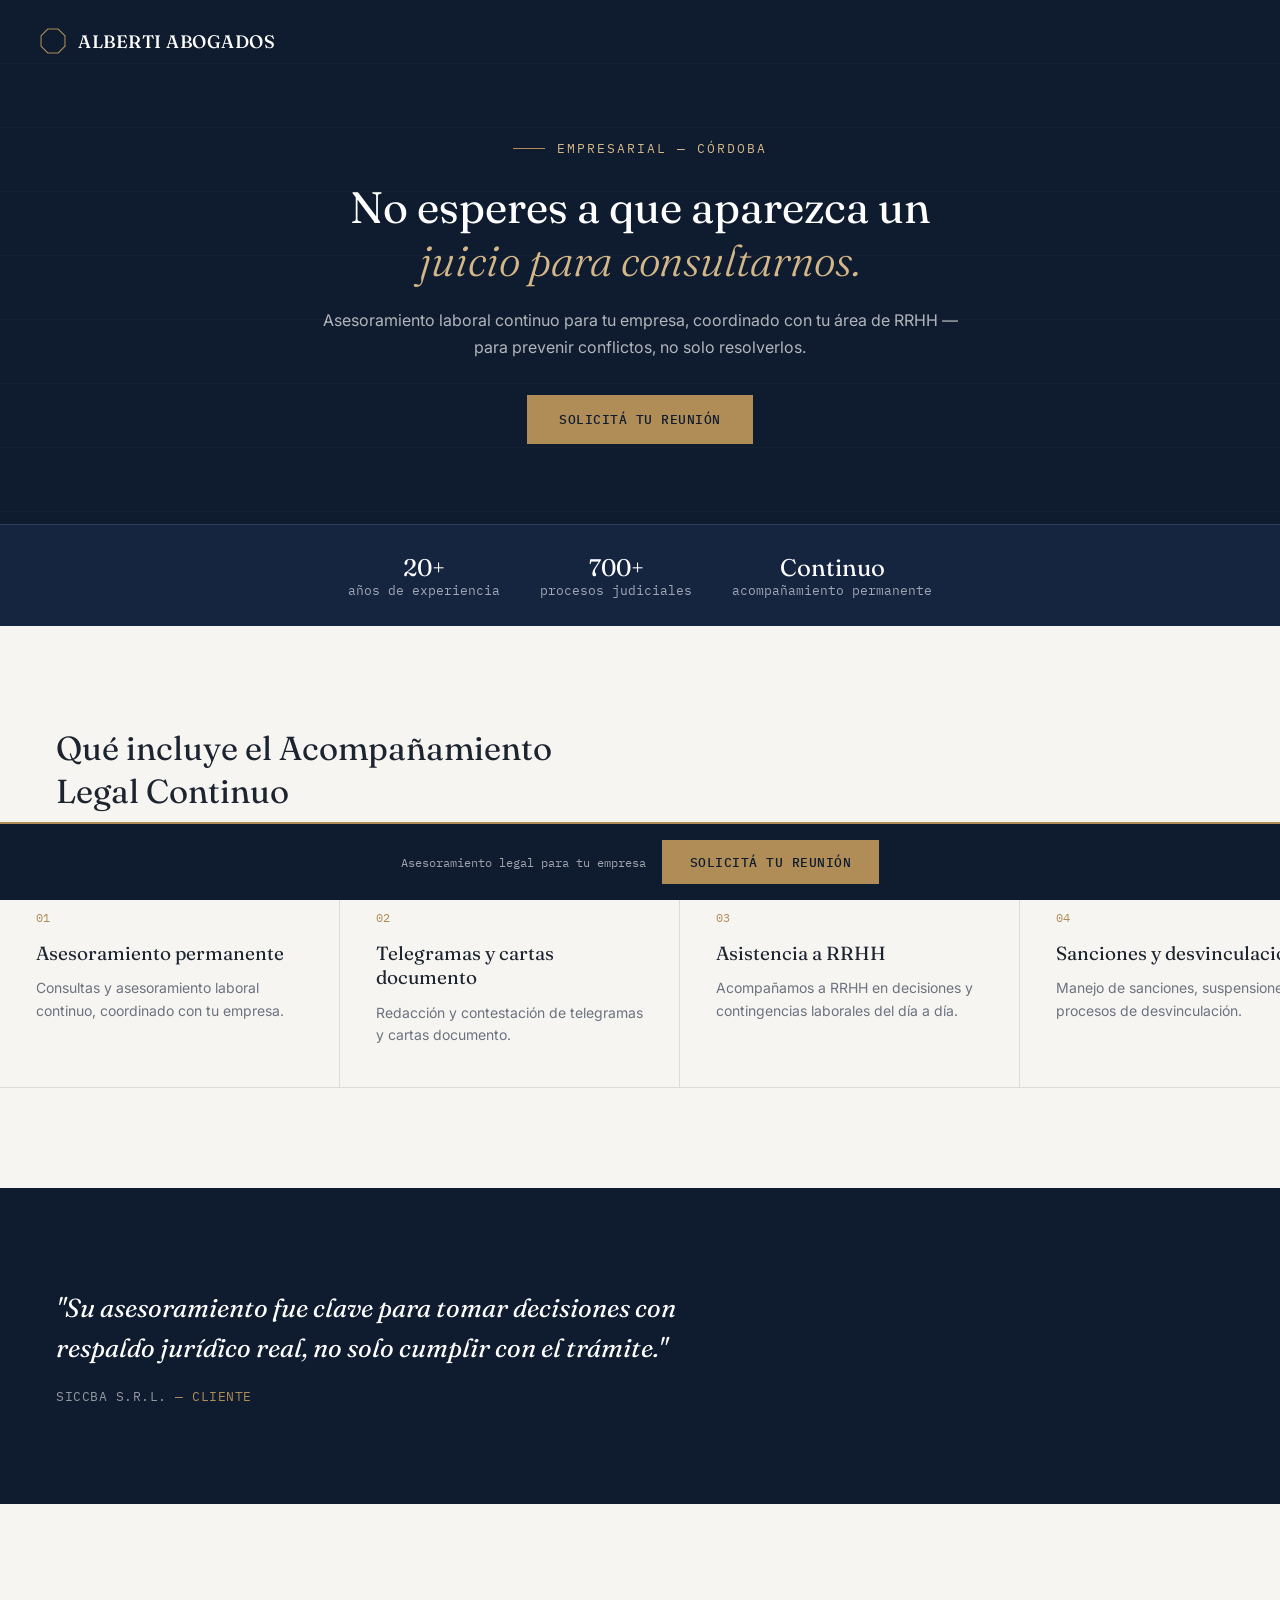
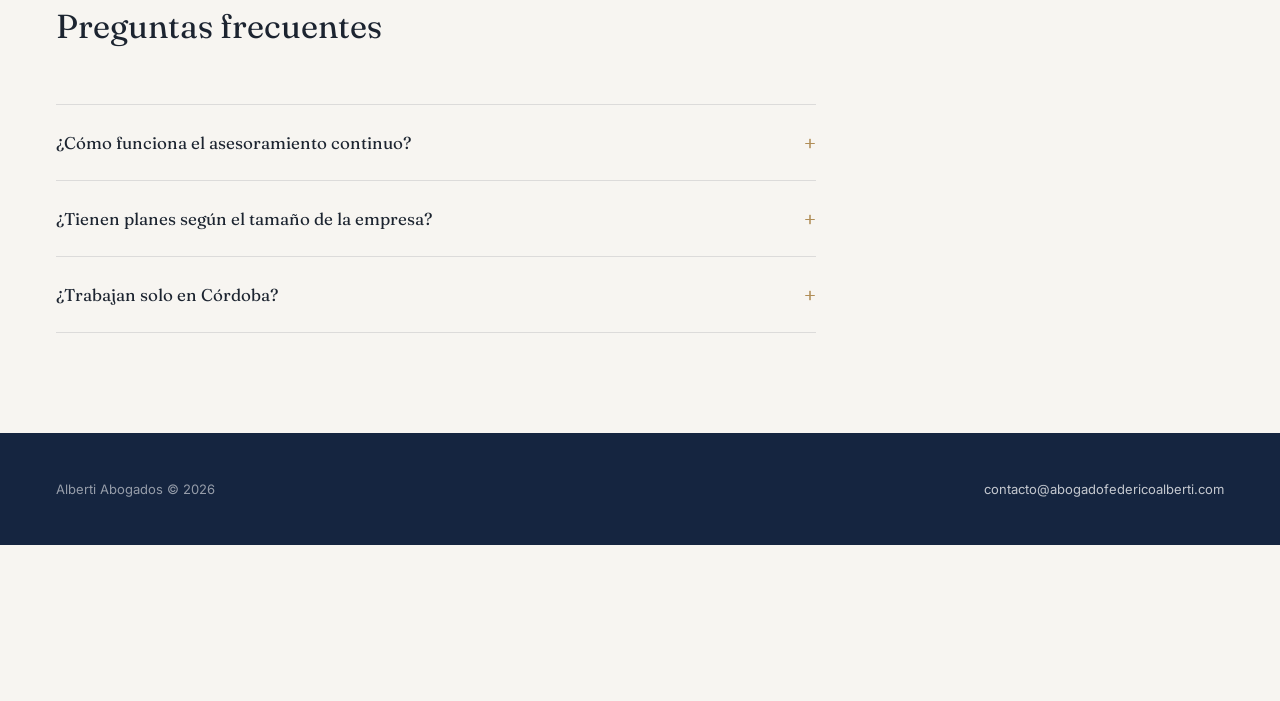
<file: landing-acompanamiento-empresas.html>
<!DOCTYPE html>
<html lang="es">
<head>
<link rel="icon" type="image/svg+xml" href="favicon.svg">
<link rel="icon" type="image/x-icon" href="favicon.ico">
<link rel="apple-touch-icon" href="apple-touch-icon.png">
<meta charset="UTF-8">
<meta name="viewport" content="width=device-width, initial-scale=1.0">
<title>Acompañamiento Legal Continuo para Empresas — Alberti Abogados</title>
<link rel="preconnect" href="https://fonts.googleapis.com">
<link rel="preconnect" href="https://fonts.gstatic.com" crossorigin>
<link href="https://fonts.googleapis.com/css2?family=Fraunces:opsz,wght@9..144,300;9..144,400;9..144,500;9..144,600&family=Inter:wght@400;500;600&family=IBM+Plex+Mono:wght@400;500&display=swap" rel="stylesheet">
<link rel="stylesheet" href="styles.css">
<style>
  .hero{position:relative; padding:140px 24px 80px; background:var(--navy); overflow:hidden; text-align:center;}
  .hero-lines{position:absolute; inset:0; pointer-events:none;
    background-image:repeating-linear-gradient(to bottom, transparent, transparent 63px, var(--line) 64px); opacity:0.5;}
  .hero-content{position:relative; z-index:2; max-width:660px; margin:0 auto;}
  .hero h1{color:#fff; font-size:clamp(30px,4.4vw,44px); font-weight:400; line-height:1.2;}
  .hero h1 em{font-style:italic; color:var(--brass-light); font-weight:300;}
  .hero p{color:rgba(255,255,255,0.68); font-size:16px; line-height:1.7; margin-top:20px;}
  .hero-actions{margin-top:34px; display:flex; align-items:center; justify-content:center; gap:24px; flex-wrap:wrap;}
  .trust-strip{display:flex; justify-content:center; gap:40px; flex-wrap:wrap; padding:28px 24px; background:var(--navy-2); border-top:1px solid var(--line);}
  .trust-item{font-family:'IBM Plex Mono',monospace; font-size:12.5px; color:rgba(255,255,255,0.6); text-align:center;}
  .trust-item strong{display:block; font-family:'Fraunces',serif; font-size:24px; color:#fff; font-weight:400;}
  @media (max-width:640px){ .hero{padding:120px 20px 64px;} }
</style>
</head>
<body class="has-sticky">

<div class="landing-nav">
  <a href="index.html" class="brand">
    <svg viewBox="0 0 100 100" fill="none" xmlns="http://www.w3.org/2000/svg">
      <polygon points="30,4 70,4 96,30 96,70 70,96 30,96 4,70 4,30" stroke="#B08D57" stroke-width="4"/>
    </svg>
    ALBERTI ABOGADOS
  </a>
</div>

<section class="hero">
  <div class="hero-lines"></div>
  <div class="hero-content">
    <div class="eyebrow" style="justify-content:center;">Empresarial — Córdoba</div>
    <h1 class="serif">No esperes a que aparezca un <em>juicio para consultarnos.</em></h1>
    <p>Asesoramiento laboral continuo para tu empresa, coordinado con tu área de RRHH — para prevenir conflictos, no solo resolverlos.</p>
    <div class="hero-actions">
      <a href="https://wa.me/5493515218707?text=Hola%2C%20quiero%20información%20sobre%20el%20servicio%20de%20asesoramiento%20laboral%20permanente%20para%20mi%20empresa" class="btn-primary">Solicitá tu reunión</a>
    </div>
  </div>
</section>

<div class="trust-strip">
  <div class="trust-item"><strong>20+</strong>años de experiencia</div>
  <div class="trust-item"><strong>700+</strong>procesos judiciales</div>
  <div class="trust-item"><strong>Continuo</strong>acompañamiento permanente</div>
</div>

<section class="section section-light" style="padding-left:0; padding-right:0;">
  <div style="padding:0 56px;">
    <div class="section-head">
      <div class="section-title serif">Qué incluye el Acompañamiento Legal Continuo</div>
    </div>
  </div>
  <div class="marquee-wrap">
    <div class="marquee-track">
      <div class="svc-card"><span class="svc-index">01</span><h3 class="serif">Asesoramiento permanente</h3><p>Consultas y asesoramiento laboral continuo, coordinado con tu empresa.</p></div>
      <div class="svc-card"><span class="svc-index">02</span><h3 class="serif">Telegramas y cartas documento</h3><p>Redacción y contestación de telegramas y cartas documento.</p></div>
      <div class="svc-card"><span class="svc-index">03</span><h3 class="serif">Asistencia a RRHH</h3><p>Acompañamos a RRHH en decisiones y contingencias laborales del día a día.</p></div>
      <div class="svc-card"><span class="svc-index">04</span><h3 class="serif">Sanciones y desvinculaciones</h3><p>Manejo de sanciones, suspensiones y procesos de desvinculación.</p></div>
      <div class="svc-card"><span class="svc-index">05</span><h3 class="serif">Conflictos extrajudiciales</h3><p>Negociación e intervención en conflictos laborales extrajudiciales.</p></div>
      <div class="svc-card"><span class="svc-index">06</span><h3 class="serif">Seguimiento continuo</h3><p>Seguimiento constante de la situación laboral de tu empresa.</p></div>
      <div class="svc-card"><span class="svc-index">01</span><h3 class="serif">Asesoramiento permanente</h3><p>Consultas y asesoramiento laboral continuo, coordinado con tu empresa.</p></div>
      <div class="svc-card"><span class="svc-index">02</span><h3 class="serif">Telegramas y cartas documento</h3><p>Redacción y contestación de telegramas y cartas documento.</p></div>
      <div class="svc-card"><span class="svc-index">03</span><h3 class="serif">Asistencia a RRHH</h3><p>Acompañamos a RRHH en decisiones y contingencias laborales del día a día.</p></div>
      <div class="svc-card"><span class="svc-index">04</span><h3 class="serif">Sanciones y desvinculaciones</h3><p>Manejo de sanciones, suspensiones y procesos de desvinculación.</p></div>
      <div class="svc-card"><span class="svc-index">05</span><h3 class="serif">Conflictos extrajudiciales</h3><p>Negociación e intervención en conflictos laborales extrajudiciales.</p></div>
      <div class="svc-card"><span class="svc-index">06</span><h3 class="serif">Seguimiento continuo</h3><p>Seguimiento constante de la situación laboral de tu empresa.</p></div>
    </div>
  </div>
</section>

<section class="section section-navy">
  <div class="quote-block">
    <blockquote style="color:#fff;">"Su asesoramiento fue clave para tomar decisiones con respaldo jurídico real, no solo cumplir con el trámite."</blockquote>
    <div class="quote-attr" style="color:rgba(255,255,255,0.55);">SICCBA S.R.L. <span>— Cliente</span></div>
  </div>
</section>

<section class="section section-light">
  <div class="section-head">
    <div class="section-title serif">Preguntas frecuentes</div>
  </div>
  <div class="faq-list">
    <details class="faq-item">
      <summary>¿Cómo funciona el asesoramiento continuo?</summary>
      <p>Se coordina un plan de acompañamiento permanente con tu empresa o tu área de RRHH, con consultas y seguimiento continuo, no solo por problema puntual.</p>
    </details>
    <details class="faq-item">
      <summary>¿Tienen planes según el tamaño de la empresa?</summary>
      <p>Sí, tenemos abonos y planes adaptados a las necesidades de cada empresa.</p>
    </details>
    <details class="faq-item">
      <summary>¿Trabajan solo en Córdoba?</summary>
      <p>Atendemos en Córdoba y en otras jurisdicciones del país según el caso.</p>
    </details>
  </div>
</section>

<footer style="margin-bottom:78px;">
  <div class="footer-row">
    <div>Alberti Abogados © 2026</div>
    <div><a href="mailto:contacto@abogadofedericoalberti.com">contacto@abogadofedericoalberti.com</a></div>
  </div>
</footer>

<div class="landing-sticky-cta">
  <span>Asesoramiento legal para tu empresa</span>
  <a href="https://wa.me/5493515218707?text=Hola%2C%20quiero%20información%20sobre%20el%20servicio%20de%20asesoramiento%20laboral%20permanente%20para%20mi%20empresa" class="btn-primary">
    Solicitá tu reunión
  </a>
</div>

</body>
</html>
</file>
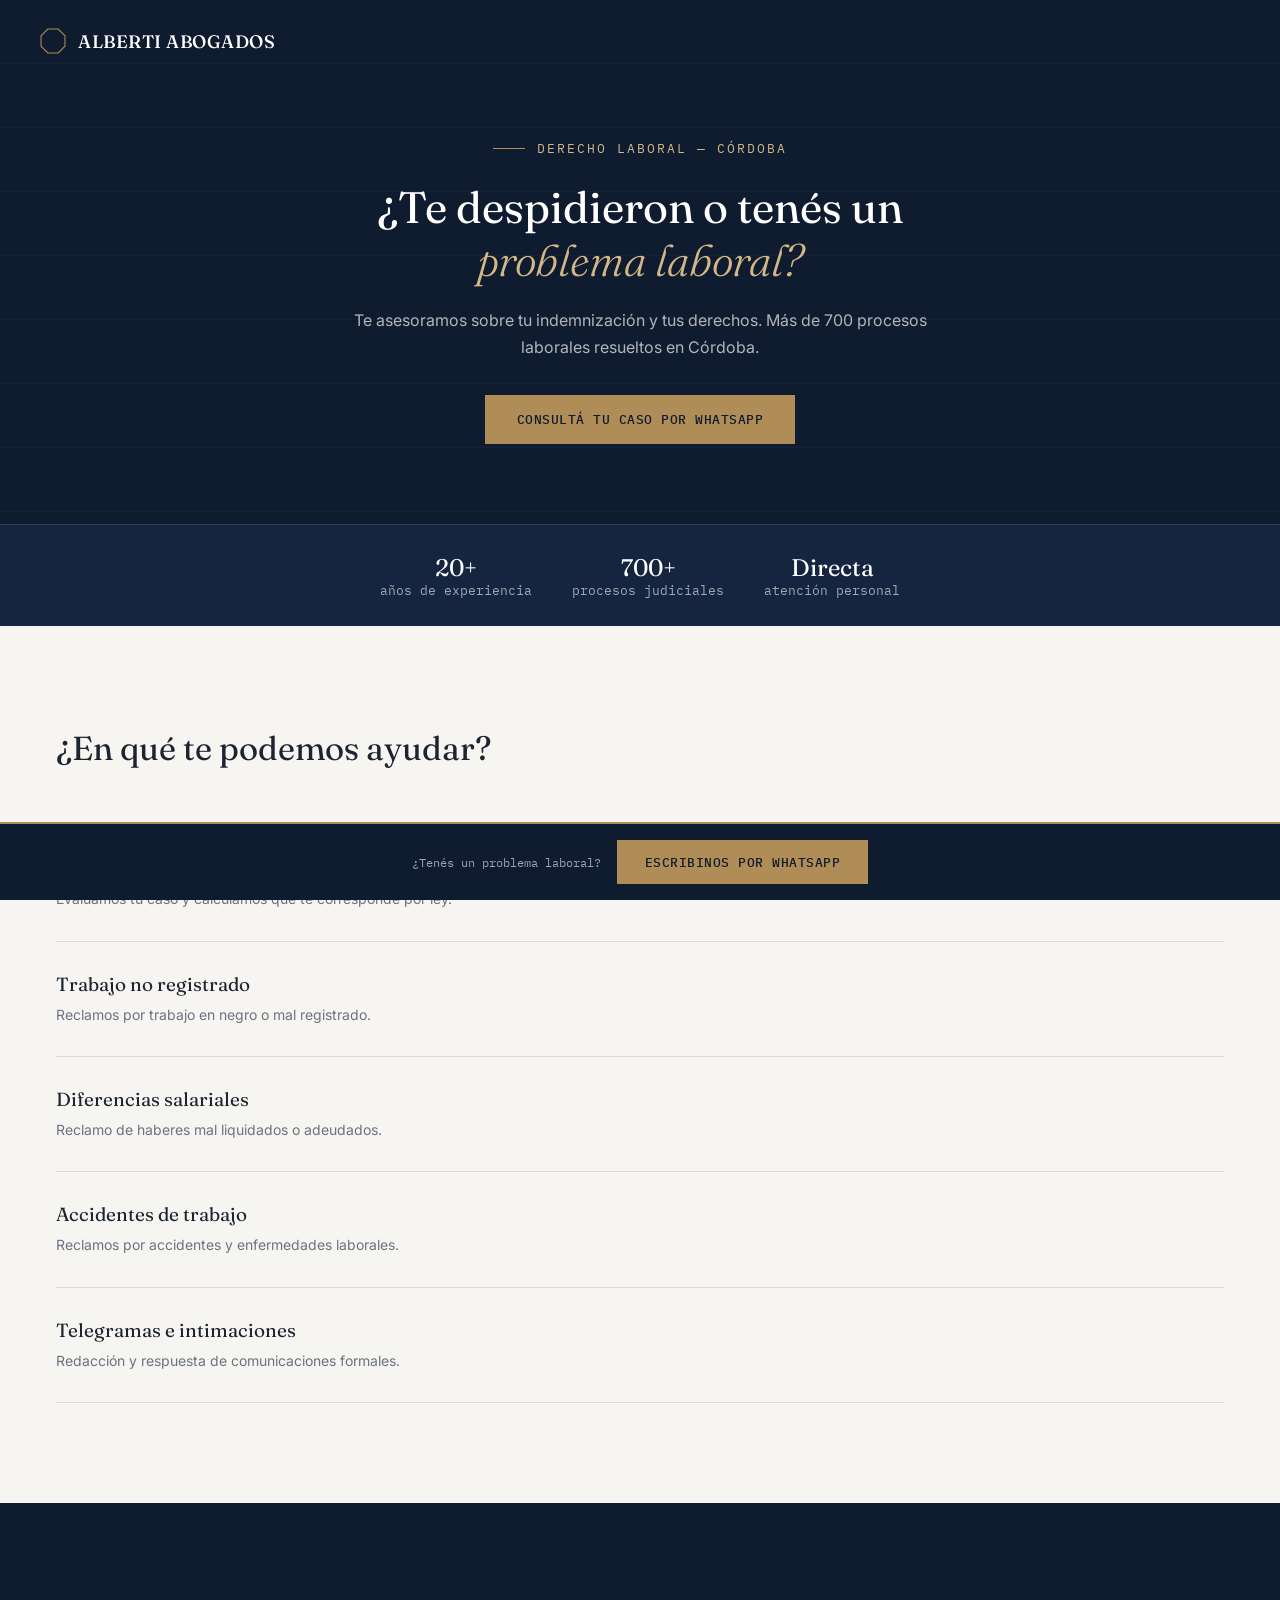
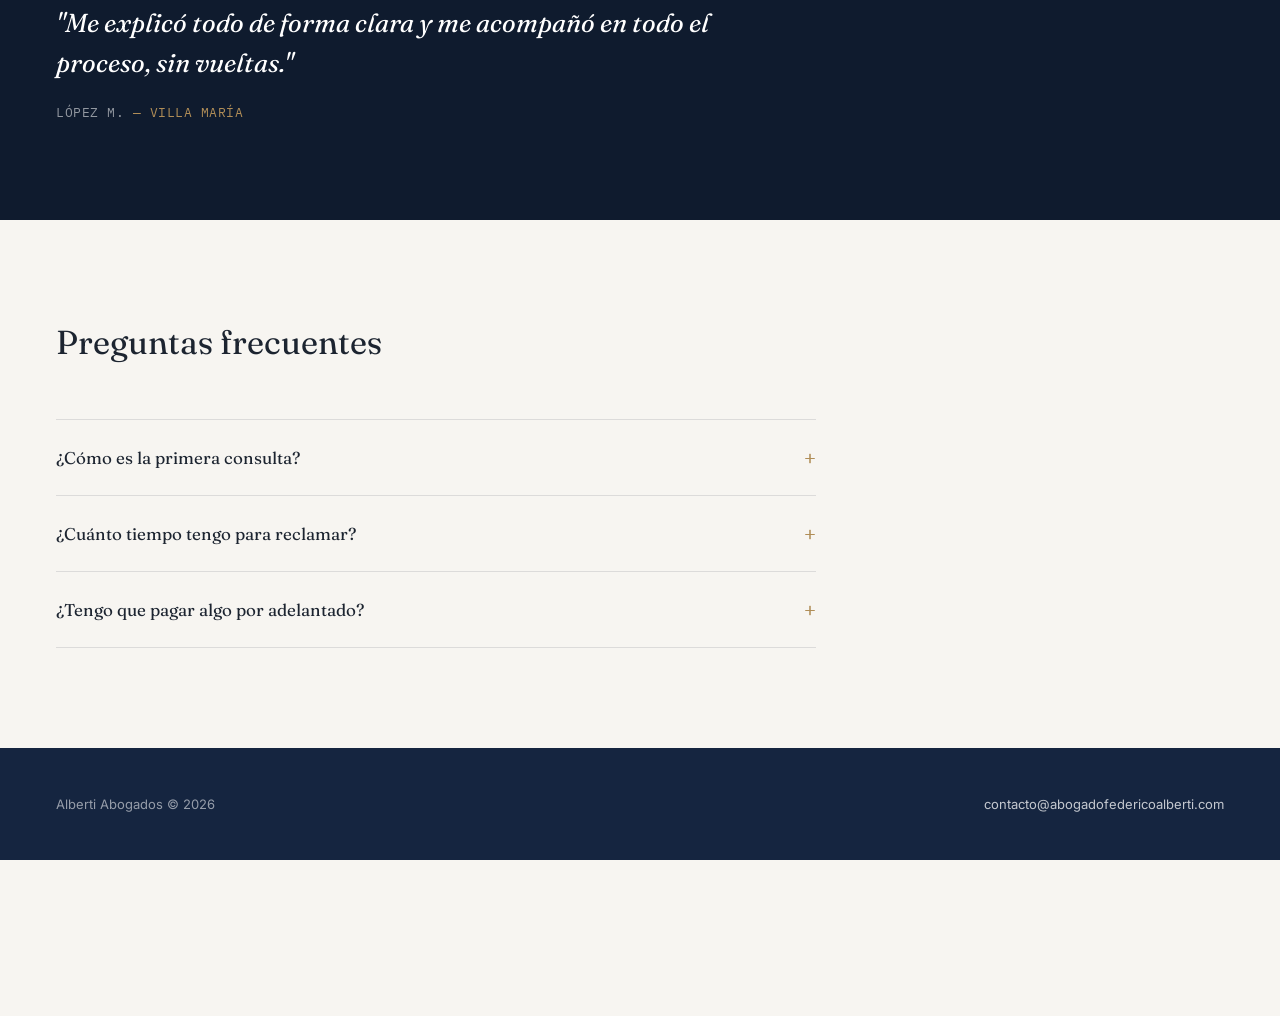
<file: landing-laboral-trabajadores.html>
<!DOCTYPE html>
<html lang="es">
<head>
<link rel="icon" type="image/svg+xml" href="favicon.svg">
<link rel="icon" type="image/x-icon" href="favicon.ico">
<link rel="apple-touch-icon" href="apple-touch-icon.png">
<meta charset="UTF-8">
<meta name="viewport" content="width=device-width, initial-scale=1.0">
<title>Abogado Laboral en Córdoba — Alberti Abogados</title>
<link rel="preconnect" href="https://fonts.googleapis.com">
<link rel="preconnect" href="https://fonts.gstatic.com" crossorigin>
<link href="https://fonts.googleapis.com/css2?family=Fraunces:opsz,wght@9..144,300;9..144,400;9..144,500;9..144,600&family=Inter:wght@400;500;600&family=IBM+Plex+Mono:wght@400;500&display=swap" rel="stylesheet">
<link rel="stylesheet" href="styles.css">
<style>
  .hero{position:relative; padding:140px 24px 80px; background:var(--navy); overflow:hidden; text-align:center;}
  .hero-lines{position:absolute; inset:0; pointer-events:none;
    background-image:repeating-linear-gradient(to bottom, transparent, transparent 63px, var(--line) 64px); opacity:0.5;}
  .hero-content{position:relative; z-index:2; max-width:640px; margin:0 auto;}
  .hero h1{color:#fff; font-size:clamp(30px,4.4vw,44px); font-weight:400; line-height:1.2;}
  .hero h1 em{font-style:italic; color:var(--brass-light); font-weight:300;}
  .hero p{color:rgba(255,255,255,0.68); font-size:16px; line-height:1.7; margin-top:20px;}
  .hero-actions{margin-top:34px; display:flex; align-items:center; justify-content:center; gap:24px; flex-wrap:wrap;}
  .trust-strip{display:flex; justify-content:center; gap:40px; flex-wrap:wrap; padding:28px 24px; background:var(--navy-2); border-top:1px solid var(--line);}
  .trust-item{font-family:'IBM Plex Mono',monospace; font-size:12.5px; color:rgba(255,255,255,0.6); text-align:center;}
  .trust-item strong{display:block; font-family:'Fraunces',serif; font-size:24px; color:#fff; font-weight:400;}
  @media (max-width:640px){ .hero{padding:120px 20px 64px;} }
</style>
</head>
<body class="has-sticky">

<div class="landing-nav">
  <a href="index.html" class="brand">
    <svg viewBox="0 0 100 100" fill="none" xmlns="http://www.w3.org/2000/svg">
      <polygon points="30,4 70,4 96,30 96,70 70,96 30,96 4,70 4,30" stroke="#B08D57" stroke-width="4"/>
    </svg>
    ALBERTI ABOGADOS
  </a>
</div>

<section class="hero">
  <div class="hero-lines"></div>
  <div class="hero-content">
    <div class="eyebrow" style="justify-content:center;">Derecho Laboral — Córdoba</div>
    <h1 class="serif">¿Te despidieron o tenés un <em>problema laboral?</em></h1>
    <p>Te asesoramos sobre tu indemnización y tus derechos. Más de 700 procesos laborales resueltos en Córdoba.</p>
    <div class="hero-actions">
      <a href="https://wa.me/5493515218707?text=Hola%2C%20tengo%20una%20consulta%20laboral" class="btn-primary">Consultá tu caso por WhatsApp</a>
    </div>
  </div>
</section>

<div class="trust-strip">
  <div class="trust-item"><strong>20+</strong>años de experiencia</div>
  <div class="trust-item"><strong>700+</strong>procesos judiciales</div>
  <div class="trust-item"><strong>Directa</strong>atención personal</div>
</div>

<section class="section section-light">
  <div class="section-head">
    <div class="section-title serif">¿En qué te podemos ayudar?</div>
  </div>
  <div class="plain-list">
    <div class="plain-row"><div><h4 class="serif">Despidos e indemnizaciones</h4><p>Evaluamos tu caso y calculamos qué te corresponde por ley.</p></div></div>
    <div class="plain-row"><div><h4 class="serif">Trabajo no registrado</h4><p>Reclamos por trabajo en negro o mal registrado.</p></div></div>
    <div class="plain-row"><div><h4 class="serif">Diferencias salariales</h4><p>Reclamo de haberes mal liquidados o adeudados.</p></div></div>
    <div class="plain-row"><div><h4 class="serif">Accidentes de trabajo</h4><p>Reclamos por accidentes y enfermedades laborales.</p></div></div>
    <div class="plain-row"><div><h4 class="serif">Telegramas e intimaciones</h4><p>Redacción y respuesta de comunicaciones formales.</p></div></div>
  </div>
</section>

<section class="section section-navy">
  <div class="quote-block">
    <blockquote style="color:#fff;">"Me explicó todo de forma clara y me acompañó en todo el proceso, sin vueltas."</blockquote>
    <div class="quote-attr" style="color:rgba(255,255,255,0.55);">López M. <span>— Villa María</span></div>
  </div>
</section>

<section class="section section-light">
  <div class="section-head">
    <div class="section-title serif">Preguntas frecuentes</div>
  </div>
  <div class="faq-list">
    <details class="faq-item">
      <summary>¿Cómo es la primera consulta?</summary>
      <p>Analizamos tu situación puntual y te decimos con claridad si conviene avanzar y qué opciones tenés.</p>
    </details>
    <details class="faq-item">
      <summary>¿Cuánto tiempo tengo para reclamar?</summary>
      <p>Depende del tipo de reclamo. Cuanto antes consultes, más opciones tenés disponibles — no esperes a último momento.</p>
    </details>
    <details class="faq-item">
      <summary>¿Tengo que pagar algo por adelantado?</summary>
      <p>Lo conversamos en la consulta inicial, según el tipo de caso y cómo prefieras trabajar.</p>
    </details>
  </div>
</section>

<footer style="margin-bottom:78px;">
  <div class="footer-row">
    <div>Alberti Abogados © 2026</div>
    <div><a href="mailto:contacto@abogadofedericoalberti.com">contacto@abogadofedericoalberti.com</a></div>
  </div>
</footer>

<div class="landing-sticky-cta">
  <span>¿Tenés un problema laboral?</span>
  <a href="https://wa.me/5493515218707?text=Hola%2C%20tengo%20una%20consulta%20laboral" class="btn-primary">
    Escribinos por WhatsApp
  </a>
</div>

</body>
</html>
</file>
<file: styles.css>
:root{
  --navy:#0F1B2E;
  --navy-2:#152540;
  --ink:#1C2430;
  --paper:#F7F5F1;
  --paper-2:#EFEBE3;
  --brass:#B08D57;
  --brass-light:#D3B788;
  --grey:#6B7280;
  --line:rgba(255,255,255,0.12);
  --line-dark:rgba(28,36,48,0.12);
}
*{margin:0;padding:0;box-sizing:border-box;}
html{scroll-behavior:smooth;}
body{
  font-family:'Inter',sans-serif;
  color:var(--ink);
  background:var(--paper);
  -webkit-font-smoothing:antialiased;
}
.serif{font-family:'Fraunces',serif;}
.mono{font-family:'IBM Plex Mono',monospace;}
a{color:inherit;}

/* NAV */
nav{
  position:fixed; top:0; left:0; right:0; z-index:50;
  display:flex; align-items:center; justify-content:space-between;
  padding:32px 56px; background:transparent; border-bottom:1px solid transparent;
  transition:background .25s ease, border-color .25s ease, padding .25s ease, box-shadow .25s ease;
}
nav.nav-scrolled{
  padding:18px 56px; background:rgba(15,27,46,0.94); backdrop-filter:blur(10px);
  border-bottom-color:var(--line); box-shadow:0 4px 20px rgba(0,0,0,0.2);
}
nav.on-light{position:sticky; background:var(--paper); border-bottom:1px solid var(--line-dark);}
nav.on-light .brand{color:var(--navy);}
nav.on-light .nav-links a{color:var(--grey);}
nav.on-light .nav-links a:hover{color:var(--navy);}
nav.on-light .nav-cta{color:var(--navy); border-color:var(--navy-2);}
nav.on-light .nav-cta:hover{background:var(--navy); color:#fff; border-color:var(--navy);}
.brand{
  display:flex; align-items:center; gap:12px;
  color:#fff; font-family:'Fraunces',serif; font-weight:500; font-size:18px;
  letter-spacing:0.5px; text-decoration:none;
}
.brand svg{width:26px;height:26px;}
.nav-links{display:flex; gap:40px; align-items:center;}
.nav-links a{
  color:rgba(255,255,255,0.75); text-decoration:none; font-size:13px;
  letter-spacing:0.5px; text-transform:uppercase; font-family:'IBM Plex Mono',monospace;
  transition:color .2s;
}
.nav-links a:hover{color:#fff;}
.nav-cta{
  border:1px solid rgba(255,255,255,0.35); color:#fff; padding:10px 20px;
  font-size:12px; letter-spacing:0.5px; text-transform:uppercase; font-family:'IBM Plex Mono',monospace;
  text-decoration:none; transition:all .25s;
}
.nav-cta:hover{background:#fff; color:var(--navy); border-color:#fff;}

.nav-cta-icon{
  display:flex; align-items:center; justify-content:center;
  width:44px; height:44px; border-radius:50%; background:#25D366;
  transition:transform .2s ease, box-shadow .2s ease; flex-shrink:0;
}
.nav-cta-icon:hover{transform:scale(1.06); box-shadow:0 4px 14px rgba(37,211,102,0.4);}
.nav-cta-icon svg{width:22px; height:22px; fill:#fff;}

/* FLOATING WHATSAPP BUTTON (stays visible while scrolling) */
.whatsapp-float{
  position:fixed; bottom:24px; right:24px; z-index:60;
  display:flex; align-items:center; justify-content:center;
  width:56px; height:56px; border-radius:50%; background:#25D366;
  box-shadow:0 4px 16px rgba(0,0,0,0.25);
  transition:transform .2s ease, box-shadow .2s ease;
}
.whatsapp-float:hover{transform:scale(1.08); box-shadow:0 6px 20px rgba(37,211,102,0.45);}
.whatsapp-float svg{width:28px; height:28px; fill:#fff;}
@media (max-width:640px){
  .whatsapp-float{width:52px; height:52px; bottom:18px; right:18px;}
  .whatsapp-float svg{width:26px; height:26px;}
}

/* MOBILE NAV TOGGLE (hamburger) */
.nav-toggle{
  display:none; flex-direction:column; justify-content:center; gap:5px;
  background:none; border:none; cursor:pointer; padding:8px; z-index:30; position:relative;
}
.nav-toggle span{display:block; width:24px; height:2px; background:#fff; transition:transform .25s ease, opacity .2s ease;}
nav.on-light .nav-toggle span{background:var(--navy);}
nav.nav-open .nav-toggle span:nth-child(1){transform:translateY(7px) rotate(45deg);}
nav.nav-open .nav-toggle span:nth-child(2){opacity:0;}
nav.nav-open .nav-toggle span:nth-child(3){transform:translateY(-7px) rotate(-45deg);}

.nav-overlay{display:none;}

@media (max-width:860px){
  .nav-toggle{display:flex;}
  .nav-links{
    display:flex; flex-direction:column; align-items:flex-start; gap:30px;
    position:fixed; top:0; right:0; height:100vh; width:76%; max-width:320px;
    background:var(--navy); padding:110px 36px 40px; margin:0;
    transform:translateX(100%); transition:transform .3s ease; z-index:25;
    box-shadow:-8px 0 40px rgba(0,0,0,0.35);
  }
  nav.nav-open .nav-links{transform:translateX(0);}
  .nav-links a{font-size:14.5px;}
  .nav-overlay{
    display:block; position:fixed; inset:0; background:rgba(10,15,25,0.55);
    opacity:0; pointer-events:none; transition:opacity .3s ease; z-index:20;
  }
  nav.nav-open .nav-overlay{opacity:1; pointer-events:auto;}
  nav.nav-open{position:fixed; top:0; left:0; right:0; background:var(--navy);}
}
.page-header{
  position:relative; background:var(--navy); color:#fff;
  padding:220px 56px 100px; overflow:hidden;
}
.page-header-lines{
  position:absolute; inset:0; pointer-events:none;
  background-image:repeating-linear-gradient(to bottom, transparent, transparent 63px, var(--line) 64px);
  opacity:0.5;
}
.page-header-octagon{
  position:absolute; right:-160px; top:50%; transform:translateY(-50%);
  width:700px; height:700px; opacity:0.06;
}
.page-header-content{position:relative; z-index:2; max-width:760px;}
.eyebrow{
  color:var(--brass-light); font-family:'IBM Plex Mono',monospace;
  font-size:13px; letter-spacing:2px; text-transform:uppercase;
  display:flex; align-items:center; gap:12px; margin-bottom:24px;
}
.eyebrow::before{content:''; width:32px; height:1px; background:var(--brass);}
.eyebrow.on-light{color:var(--brass);}
.page-header h1{font-size:clamp(34px,4.4vw,54px); font-weight:400; line-height:1.15; letter-spacing:-0.5px;}
.page-header h1 em{font-style:italic; color:var(--brass-light); font-weight:300;}
.page-header p{color:rgba(255,255,255,0.68); font-size:16.5px; line-height:1.7; margin-top:22px; max-width:520px;}

.btn-primary{
  display:inline-block; background:var(--brass); color:var(--navy); padding:16px 32px;
  font-family:'IBM Plex Mono',monospace; font-size:13px; letter-spacing:0.5px;
  text-transform:uppercase; text-decoration:none; font-weight:500;
  transition:all .25s; border:none; cursor:pointer;
}
.btn-primary:hover{background:var(--brass-light); transform:translateY(-1px);}
.link-ghost{
  color:rgba(255,255,255,0.85); text-decoration:none; font-size:14px;
  display:inline-flex; align-items:center; gap:8px; border-bottom:1px solid rgba(255,255,255,0.3);
  padding-bottom:2px; transition:border-color .2s;
}
.link-ghost:hover{border-color:#fff;}
.link-ghost.on-light{color:var(--navy); border-color:rgba(28,36,48,0.3);}
.link-ghost.on-light:hover{border-color:var(--navy);}

.link-call{
  color:rgba(255,255,255,0.65); text-decoration:none; font-size:13.5px;
  display:inline-flex; align-items:center; gap:7px; font-family:'IBM Plex Mono',monospace;
  transition:color .2s;
}
.link-call:hover{color:#fff;}
.link-call.on-light{color:var(--grey);}
.link-call.on-light:hover{color:var(--navy);}
.link-call svg{width:14px; height:14px; flex-shrink:0;}
.cta-row{display:flex; align-items:center; gap:28px; flex-wrap:wrap;}

/* LOCATION / MAP SECTION */
.location-section{display:grid; grid-template-columns:1fr 1fr; min-height:380px;}
.location-copy{padding:56px 56px; display:flex; flex-direction:column; justify-content:center; background:var(--paper);}
.location-copy .sec-eyebrow{margin-bottom:16px;}
.location-copy h2{font-family:'Fraunces',serif; font-weight:400; font-size:clamp(22px,2.6vw,28px); margin-bottom:16px; max-width:420px;}
.location-copy p{color:var(--grey); font-size:14.5px; line-height:1.7; max-width:420px; margin-bottom:6px;}
.location-copy .address-line{
  font-family:'IBM Plex Mono',monospace; font-size:13px; color:var(--ink); margin-top:18px;
  display:flex; align-items:flex-start; gap:10px; max-width:380px; line-height:1.6;
}
.location-copy .address-line svg{width:16px; height:16px; flex-shrink:0; margin-top:2px; color:var(--brass);}
.location-copy .link-ghost{margin-top:22px; align-self:flex-start;}
.location-map{border:0; width:100%; height:100%; min-height:340px; filter:grayscale(0.3) contrast(1.05);}

@media (max-width:860px){
  .location-section{grid-template-columns:1fr;}
  .location-copy{padding:48px 24px;}
  .location-map{min-height:280px;}
}

/* FAQ */
.faq-list{border-top:1px solid var(--line-dark); max-width:760px;}
.faq-item{border-bottom:1px solid var(--line-dark);}
.faq-item summary{
  padding:24px 0; cursor:pointer; list-style:none; display:flex; justify-content:space-between;
  align-items:center; gap:20px; font-family:'Fraunces',serif; font-size:17px; color:var(--ink);
}
.faq-item summary::-webkit-details-marker{display:none;}
.faq-item summary::after{
  content:'+'; font-family:'IBM Plex Mono',monospace; font-size:20px; color:var(--brass);
  flex-shrink:0; transition:transform .2s;
}
.faq-item[open] summary::after{transform:rotate(45deg);}
.faq-item p{color:var(--grey); font-size:14.5px; line-height:1.7; padding-bottom:24px; max-width:620px;}

/* PROBLEM LIST (pain points) */
.problem-list{display:flex; flex-direction:column; gap:0; max-width:640px; border-top:1px solid var(--line-dark);}
.problem-item{display:flex; align-items:flex-start; gap:14px; padding:18px 0; border-bottom:1px solid var(--line-dark);}
.problem-item .dot{width:6px; height:6px; border-radius:50%; background:var(--brass); margin-top:8px; flex-shrink:0;}
.problem-item p{font-size:15px; color:var(--ink); line-height:1.5;}

/* BIG AREA CARDS (Home — Derecho Empresarial / Derecho Laboral) */
.big-areas{display:grid; grid-template-columns:1fr 1fr; gap:1px; background:var(--line);}
.big-area-card{background:var(--navy); padding:64px 48px; text-decoration:none; display:block; transition:background .25s; min-height:320px; display:flex; flex-direction:column; justify-content:space-between;}
.big-area-card:hover{background:var(--navy-2);}
.big-area-card .eyebrow{margin-bottom:0;}
.big-area-card h3{font-family:'Fraunces',serif; font-weight:400; font-size:clamp(24px,2.6vw,32px); color:#fff; margin:18px 0 14px;}
.big-area-card p{color:rgba(255,255,255,0.6); font-size:14.5px; line-height:1.65; max-width:360px;}
.big-area-card .go{margin-top:24px; font-family:'IBM Plex Mono',monospace; font-size:12.5px; color:var(--brass-light); text-transform:uppercase;}
@media (max-width:860px){ .big-areas{grid-template-columns:1fr;} .big-area-card{padding:48px 24px;} }

/* MINIMAL LANDING NAV + STICKY WHATSAPP CTA */
.landing-nav{
  position:absolute; top:0; left:0; right:0; z-index:10;
  display:flex; align-items:center; justify-content:space-between; padding:28px 40px;
}
.landing-sticky-cta{
  position:fixed; bottom:0; left:0; right:0; z-index:50; background:var(--navy);
  padding:16px 24px; display:flex; align-items:center; justify-content:center; gap:16px;
  border-top:2px solid var(--brass);
}
.landing-sticky-cta .btn-primary{padding:14px 28px; font-size:12.5px;}
.landing-sticky-cta span{color:rgba(255,255,255,0.6); font-size:12px; font-family:'IBM Plex Mono',monospace; display:none;}
@media (min-width:640px){ .landing-sticky-cta span{display:inline;} }
body.has-sticky{padding-bottom:78px;}

/* SECTIONS shared */
.section{padding:100px 56px;}
.section-light{background:var(--paper);}
.section-navy{background:var(--navy); color:#fff;}
.section-head{display:flex; justify-content:space-between; align-items:flex-end; margin-bottom:56px; flex-wrap:wrap; gap:24px;}
.section-title{font-family:'Fraunces',serif; font-size:clamp(28px,2.6vw,36px); font-weight:400; max-width:560px; line-height:1.3;}

/* SERVICE GRID */
.service-grid{display:grid; grid-template-columns:repeat(3,1fr); border-top:1px solid var(--line-dark); border-left:1px solid var(--line-dark);}
.service-grid.on-navy{border-top:1px solid var(--line); border-left:1px solid var(--line);}
.service-item{padding:36px 32px; border-right:1px solid var(--line-dark); border-bottom:1px solid var(--line-dark);}
.service-item.on-navy{border-right:1px solid var(--line); border-bottom:1px solid var(--line);}
.service-tag{
  font-family:'IBM Plex Mono',monospace; font-size:11px; letter-spacing:1.5px;
  color:var(--brass); text-transform:uppercase; margin-bottom:16px; display:block;
}
.service-tag.on-navy{color:var(--brass-light);}
.service-item h3{font-family:'Fraunces',serif; font-weight:400; font-size:19px; margin-bottom:10px; line-height:1.35;}
.service-item p{color:var(--grey); font-size:14px; line-height:1.6;}
.service-item.on-navy p{color:rgba(255,255,255,0.6);}

/* QUOTE / TESTIMONIAL */
.quote-block{max-width:720px;}
.quote-block blockquote{
  font-family:'Fraunces',serif; font-style:italic; font-size:clamp(20px,2.2vw,26px);
  font-weight:400; line-height:1.55; color:var(--navy);
}
.quote-attr{margin-top:20px; font-family:'IBM Plex Mono',monospace; font-size:12.5px; letter-spacing:0.5px; color:var(--grey); text-transform:uppercase;}
.quote-attr span{color:var(--brass);}

/* PROFILE */
.profile{display:grid; grid-template-columns:220px 1fr; gap:48px; align-items:start; max-width:760px;}
.profile img{width:100%; filter:grayscale(1) contrast(1.05); border:1px solid var(--line-dark);}
.profile h3{font-family:'Fraunces',serif; font-size:22px; font-weight:400; margin-bottom:14px;}
.profile p{color:var(--grey); font-size:14.5px; line-height:1.7; margin-bottom:10px;}
.profile a{color:var(--brass); font-family:'IBM Plex Mono',monospace; font-size:12.5px; text-decoration:underline; text-underline-offset:3px;}

/* PROFILE (wide variant, used on El Estudio) */
.profile-wide{max-width:100%; grid-template-columns:260px 1fr;}

/* METHODOLOGY GRID (Cómo trabajamos — El Estudio) */
.methodology-grid{max-width:100%; display:grid; grid-template-columns:repeat(4,1fr); gap:32px;}
@media (max-width:860px){
  .methodology-grid{grid-template-columns:1fr 1fr; gap:28px;}
}
@media (max-width:560px){
  .methodology-grid{grid-template-columns:1fr;}
}

/* TESTIMONIAL GRID (3-up quotes — El Estudio) */
.testimonial-grid{display:grid; grid-template-columns:1fr 1fr 1fr; gap:1px; background:var(--line-dark); border-top:1px solid var(--line-dark);}
@media (max-width:860px){
  .testimonial-grid{grid-template-columns:1fr;}
}

/* STEPS (process — legitimately sequential) */
.steps{counter-reset:step; max-width:640px;}
.step{display:grid; grid-template-columns:56px 1fr; gap:20px; padding:28px 0; border-bottom:1px solid var(--line-dark);}
.step:first-child{border-top:1px solid var(--line-dark);}
.step-num{
  counter-increment:step; font-family:'IBM Plex Mono',monospace; font-size:13px; color:var(--brass);
}
.step-num::before{content:"0" counter(step);}
.step h4{font-family:'Fraunces',serif; font-weight:400; font-size:18px; margin-bottom:6px;}
.step p{color:var(--grey); font-size:14px; line-height:1.6;}

/* CTA BAND */
.cta-band{
  background:var(--navy); color:#fff; padding:80px 56px; text-align:center;
  display:flex; flex-direction:column; align-items:center; gap:24px;
}
.cta-band h2{font-family:'Fraunces',serif; font-weight:400; font-size:clamp(24px,3vw,34px); max-width:600px;}

/* FOOTER */
footer{background:var(--navy-2); color:rgba(255,255,255,0.55); padding:48px 56px; font-size:13px;}
.footer-row{display:flex; justify-content:space-between; flex-wrap:wrap; gap:16px; align-items:center;}
footer a{color:rgba(255,255,255,0.75); text-decoration:none;}
footer a:hover{color:#fff;}

/* SERVICE MARQUEE (Empresarial) */
.marquee-wrap{overflow:hidden; border-top:1px solid var(--line-dark); border-bottom:1px solid var(--line-dark);}
.marquee-wrap.on-navy{border-top:1px solid var(--line); border-bottom:1px solid var(--line);}
.marquee-track{display:flex; width:max-content; animation:scroll 42s linear infinite;}
.marquee-wrap:hover .marquee-track{animation-play-state:paused;}
@keyframes scroll{from{transform:translateX(0);} to{transform:translateX(-50%);}}
.svc-card{width:340px; flex-shrink:0; padding:40px 36px; border-right:1px solid var(--line-dark);}
.svc-card.on-navy{border-right:1px solid var(--line);}
.svc-card h3{font-family:'Fraunces',serif; font-weight:400; font-size:19px; margin-bottom:12px; line-height:1.3;}
.svc-card p{color:var(--grey); font-size:14px; line-height:1.6;}
.svc-card.on-navy p{color:rgba(255,255,255,0.6);}
.svc-index{font-family:'IBM Plex Mono',monospace; font-size:12px; color:var(--brass); margin-bottom:16px; display:block;}
.marquee-hint{text-align:center; margin-top:18px; font-family:'IBM Plex Mono',monospace; font-size:11.5px; color:var(--grey); letter-spacing:0.5px;}
.marquee-hint.on-navy{color:rgba(255,255,255,0.4);}

/* SECTION EYEBROW numbered (Capitus-style) */
.sec-eyebrow{font-family:'IBM Plex Mono',monospace; font-size:13px; letter-spacing:1px; color:var(--brass); margin-bottom:20px;}
.sec-eyebrow.on-navy{color:var(--brass-light);}

/* CHOICE SPLIT (Para empresas / Para trabajadores — divided rectangle cards) */
.choice-split{display:grid; grid-template-columns:1fr 1fr; gap:1px; background:var(--line-dark); border:1px solid var(--line-dark);}
.choice-card{
  background:var(--paper); padding:56px 48px; text-decoration:none; color:inherit;
  display:flex; flex-direction:column; justify-content:space-between; min-height:300px;
  transition:background .25s;
}
.choice-card:hover{background:var(--paper-2);}
.choice-card:hover .choice-go{color:var(--navy);}
.choice-icon{width:38px; height:38px; color:var(--brass); margin-bottom:28px;}
.choice-eyebrow{
  font-family:'IBM Plex Mono',monospace; font-size:12px; letter-spacing:1.5px;
  text-transform:uppercase; color:var(--brass); margin-bottom:14px;
}
.choice-card h3{font-family:'Fraunces',serif; font-weight:400; font-size:clamp(22px,2.4vw,28px); color:var(--ink); line-height:1.25; margin-bottom:14px;}
.choice-card p{color:var(--grey); font-size:14.5px; line-height:1.65; max-width:320px;}
.choice-go{
  margin-top:32px; font-family:'IBM Plex Mono',monospace; font-size:12.5px; letter-spacing:0.5px;
  color:var(--brass); text-transform:uppercase; display:flex; align-items:center; gap:8px; transition:color .2s;
}
@media (max-width:860px){
  .choice-split{grid-template-columns:1fr;}
  .choice-card{padding:40px 24px; min-height:0;}
}

/* PLAIN LIST (Roitman-style, for Sociedades steps) */
.plain-list{border-top:1px solid var(--line-dark);}
.plain-row{display:flex; align-items:baseline; gap:20px; padding:30px 0; border-bottom:1px solid var(--line-dark);}
.step-prefix{font-family:'IBM Plex Mono',monospace; font-size:13px; color:var(--brass); min-width:26px;}
.plain-row h4{font-family:'Fraunces',serif; font-weight:400; font-size:19px; margin-bottom:8px;}
.plain-row p{color:var(--grey); font-size:14px; line-height:1.6; max-width:480px;}

@media (max-width:860px){
  nav{padding:24px 24px;}
  .page-header{padding:160px 24px 64px;}
  .section{padding:64px 24px;}
  .service-grid{grid-template-columns:1fr;}
  .profile{grid-template-columns:1fr;}
  .profile img{max-width:180px;}
  .svc-card{width:280px; padding:32px 24px;}
}
</file>
